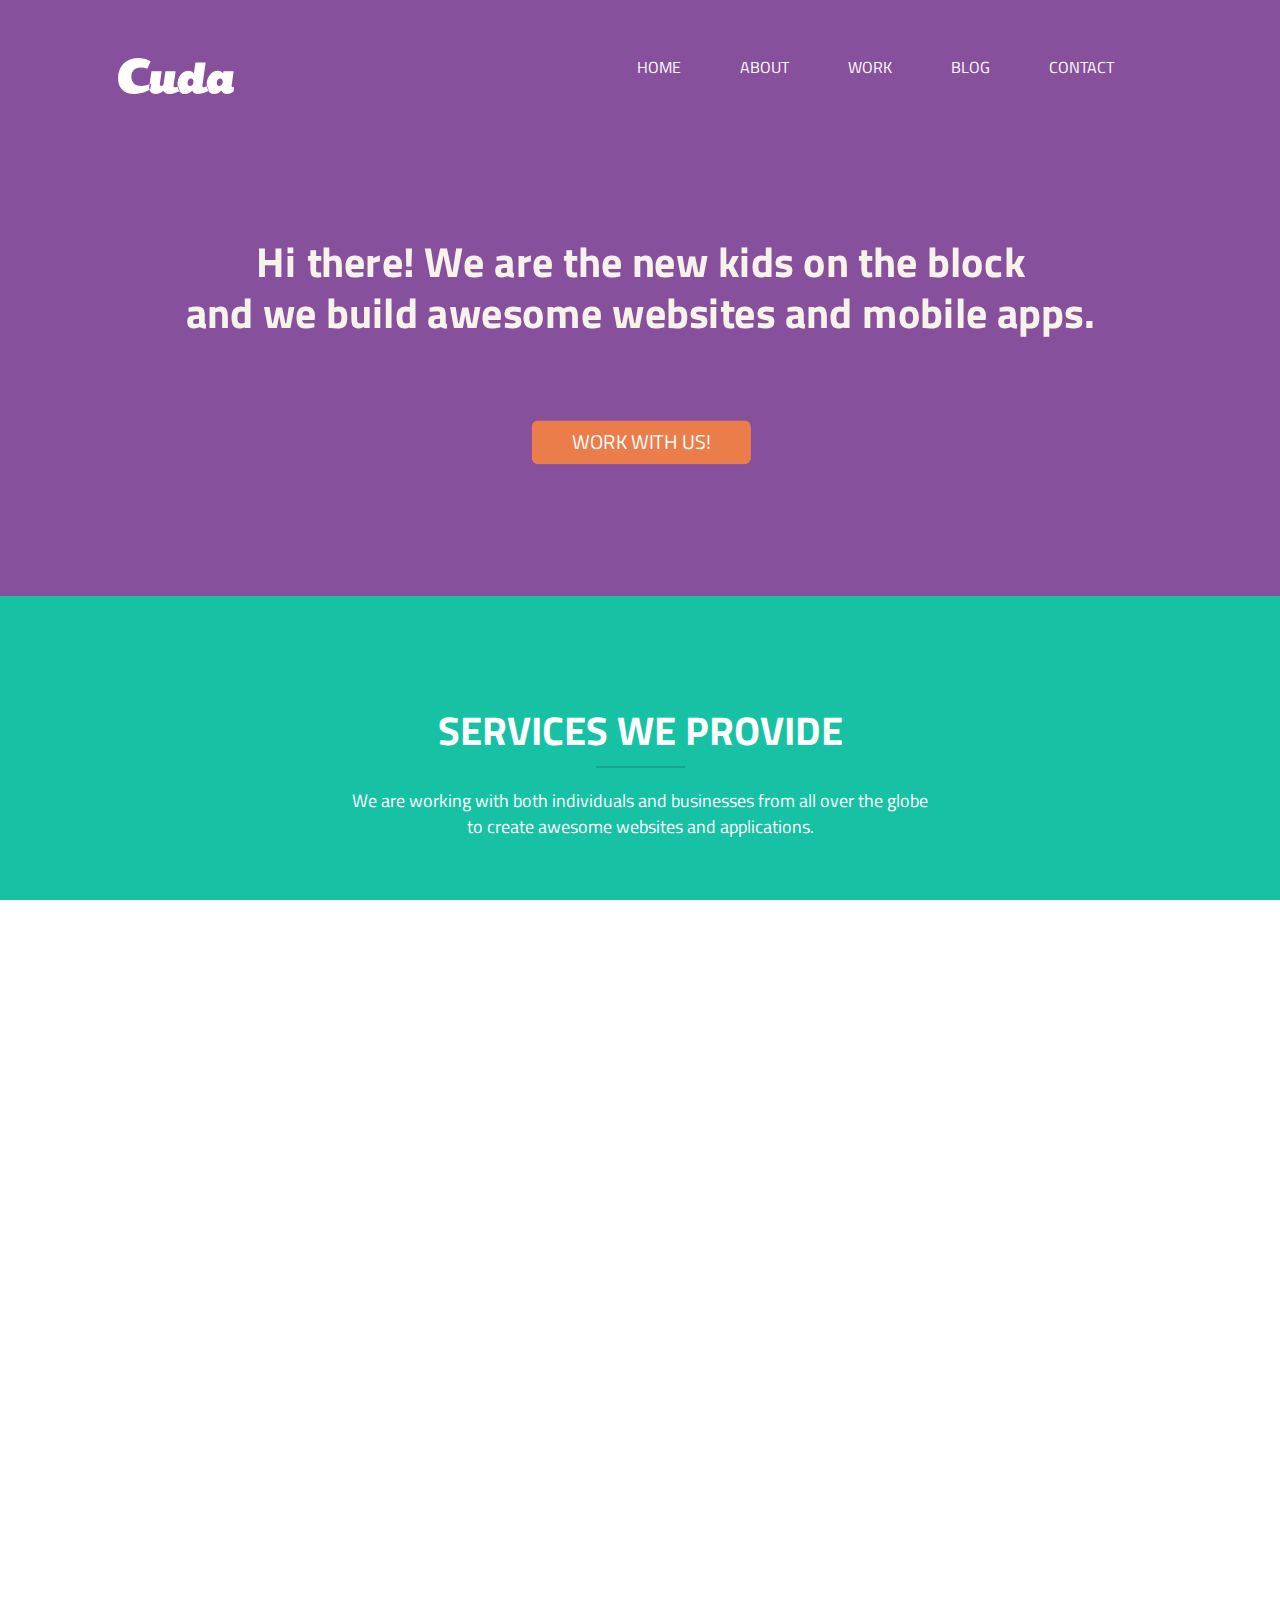
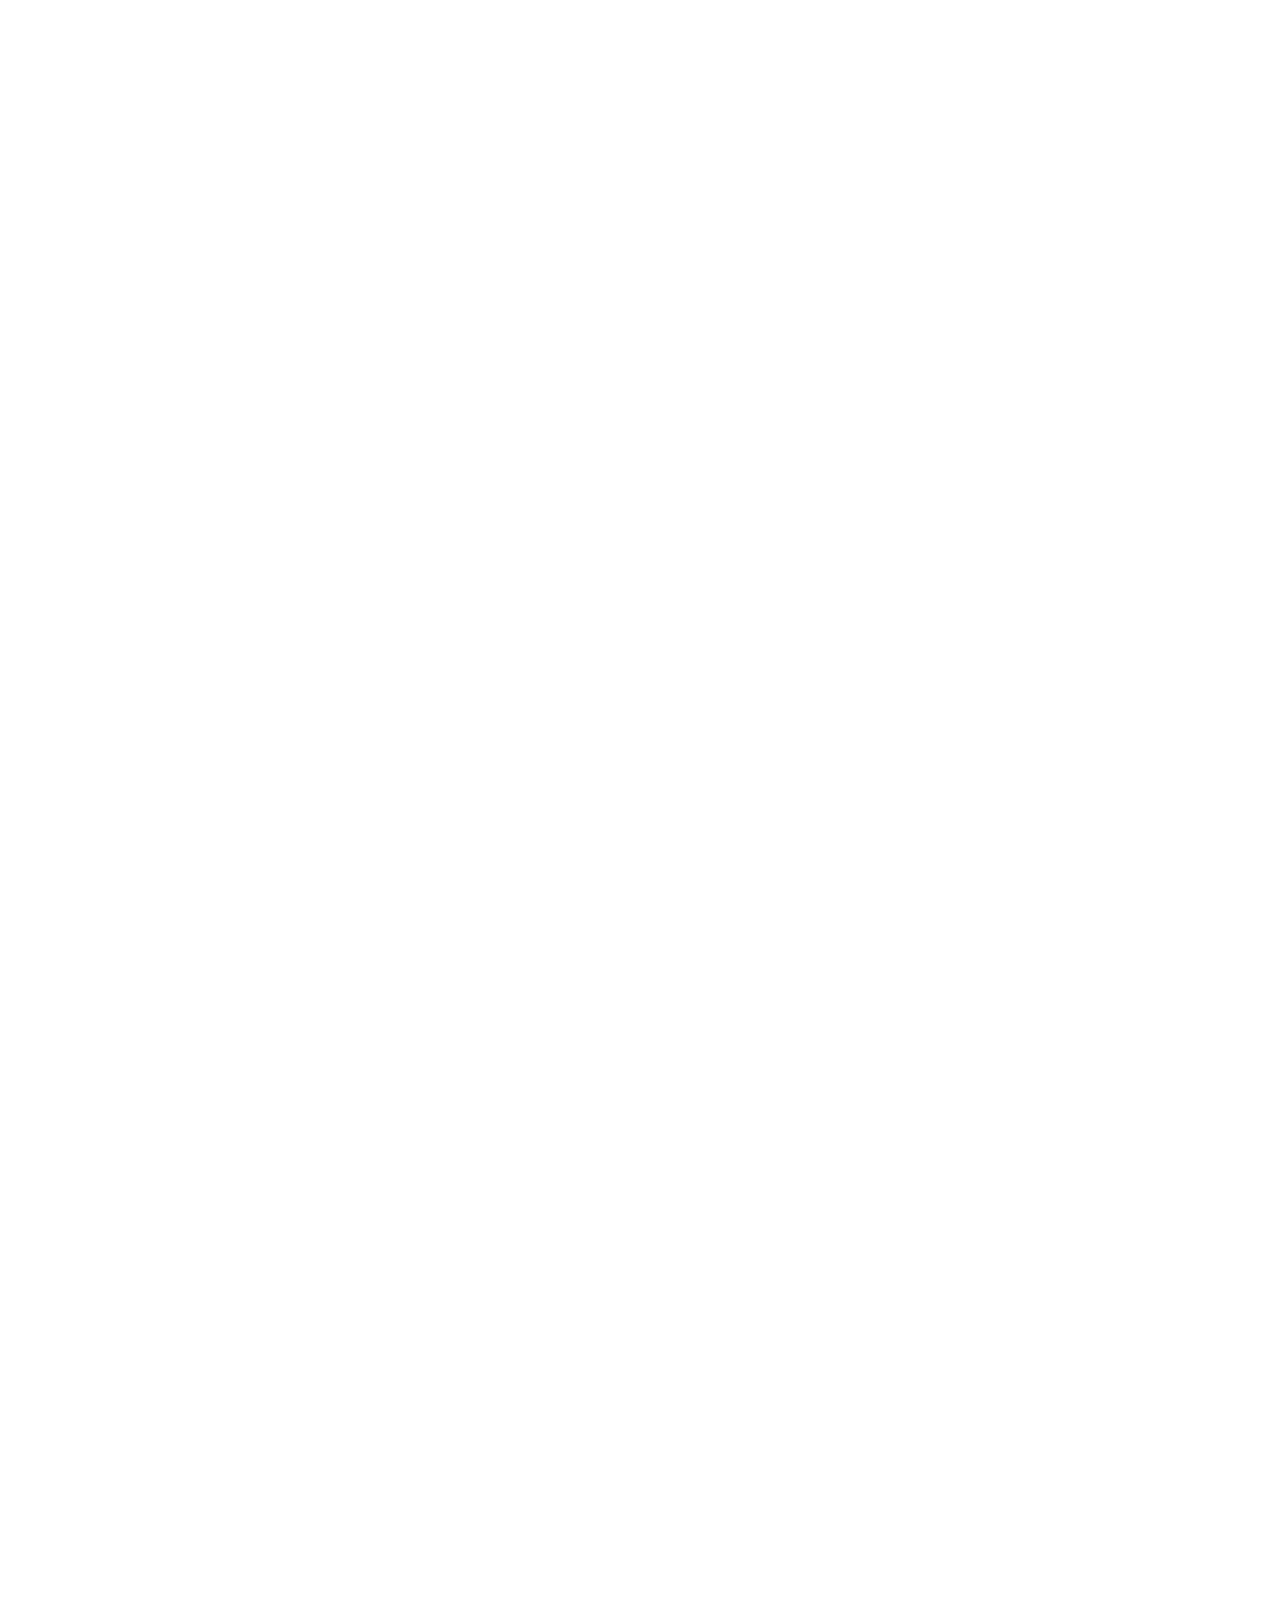
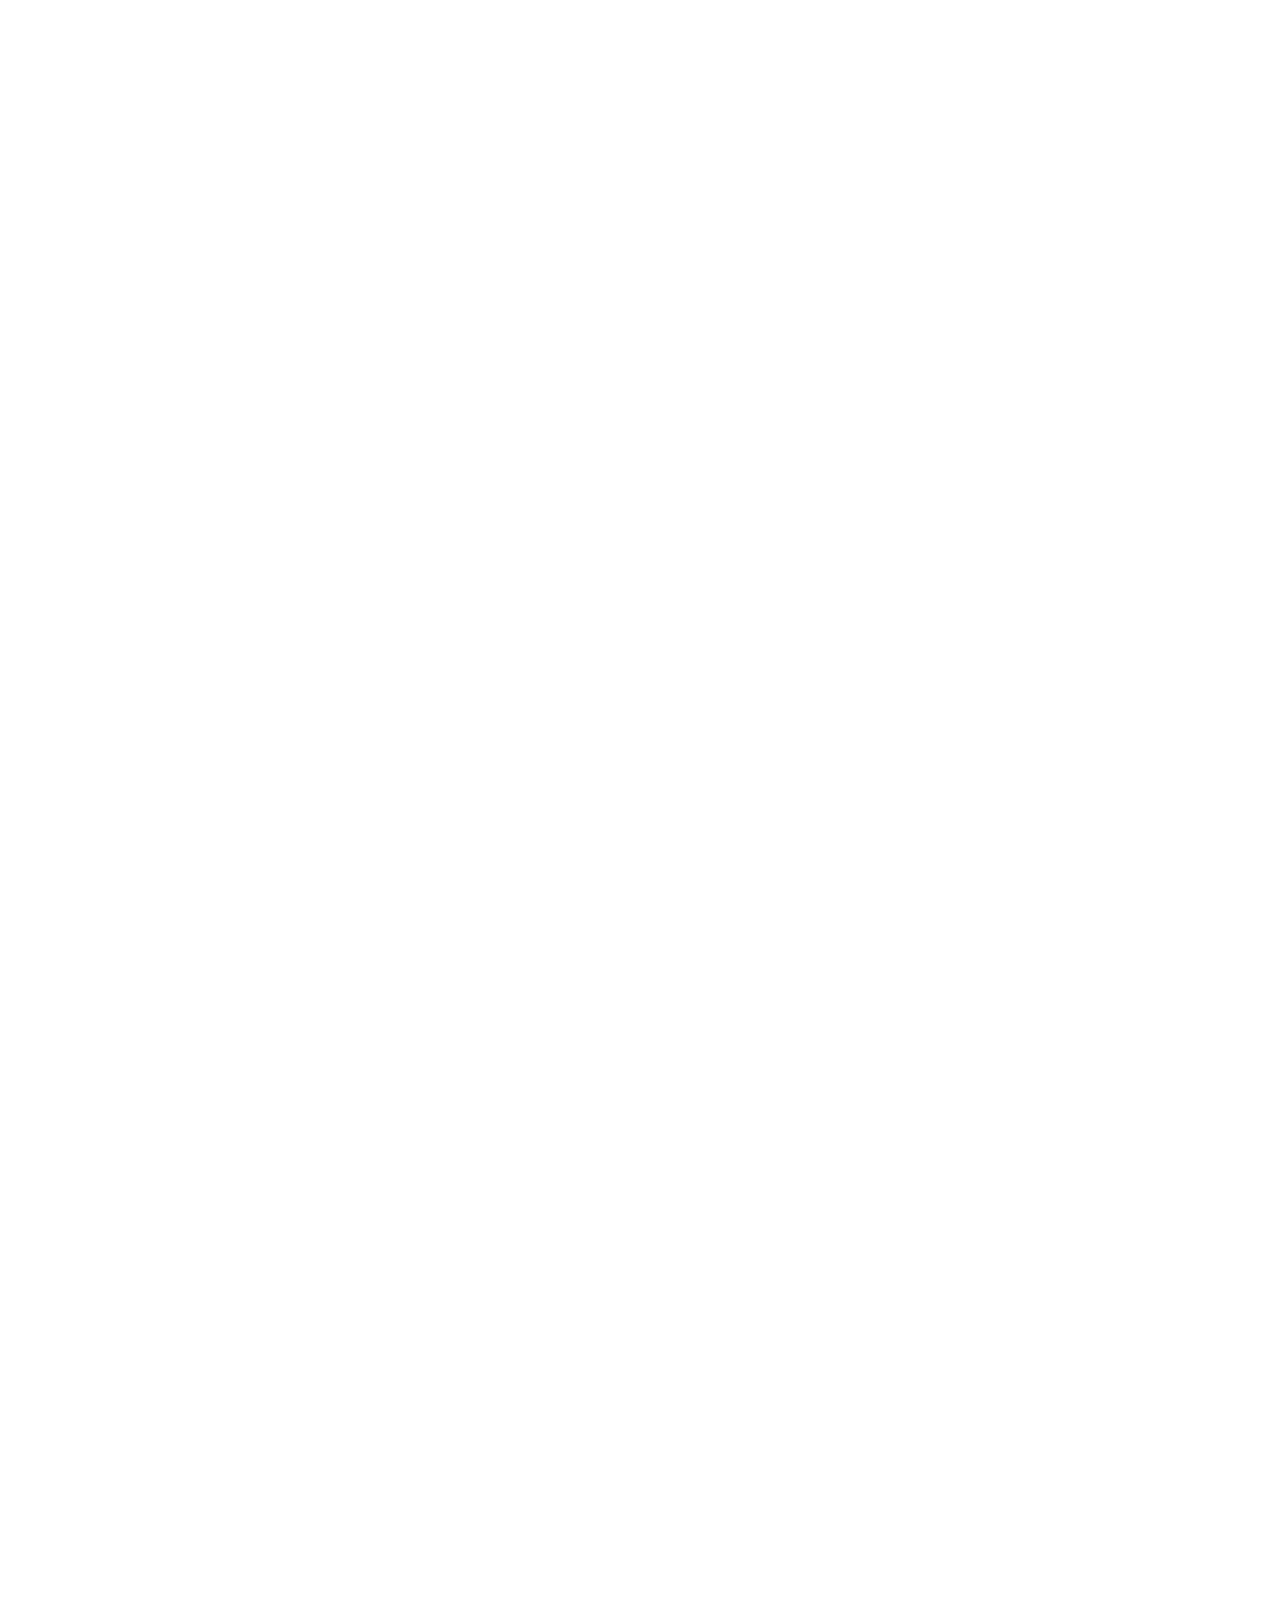
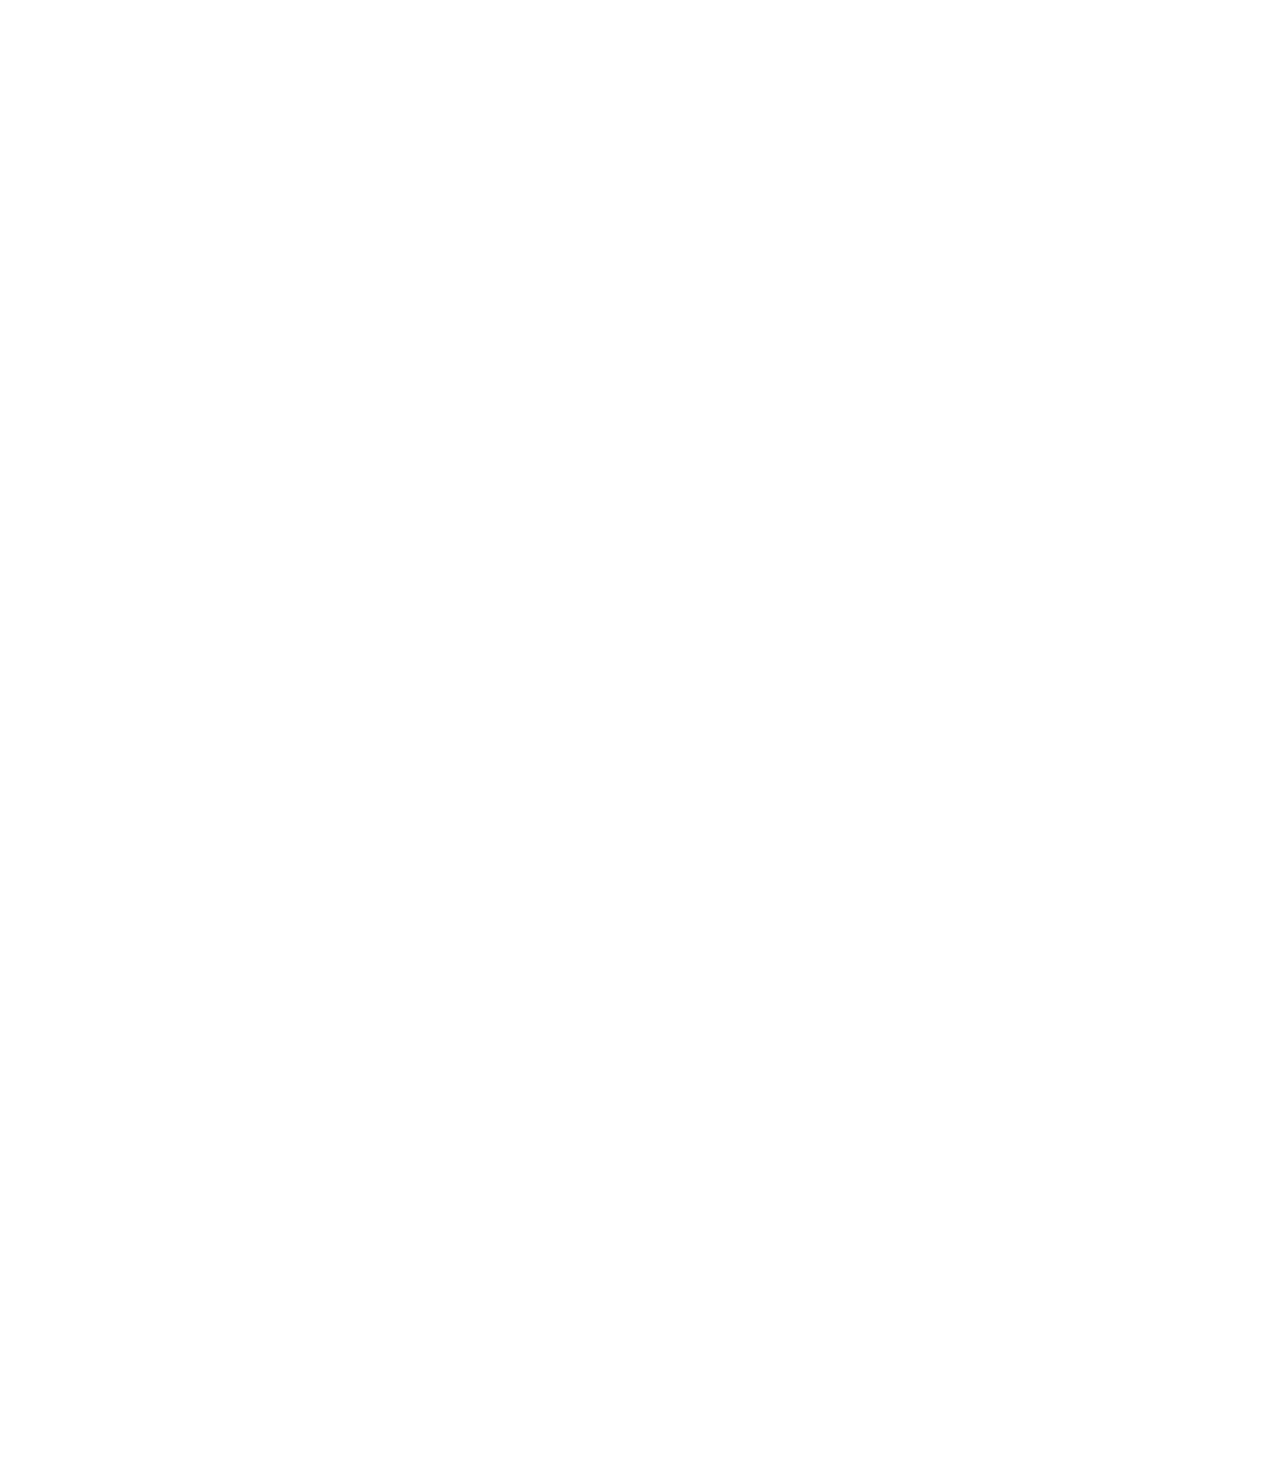
<file: Cuda/index.html>
<!DOCTYPE html>
<html lang="en">
<head>
	<meta charset="UTF-8">
	<meta name="viewport" content="width=device-width, initial-scale=1.0">
	<link rel="stylesheet" href="css/style.css">
	<link rel="stylesheet" href="css/normalize.css">
	<link rel="preconnect" href="https://fonts.googleapis.com">
	<link rel="preconnect" href="https://fonts.gstatic.com" crossorigin>
	<link href="https://fonts.googleapis.com/css2?family=Titillium+Web:ital,wght@0,300;0,400;0,600;0,700;1,400&display=swap" rel="stylesheet">
	<title>Cuda - Website For You</title>
</head>
<body>
	<header class='header'>
		<div class="header__container">
			<div class="header__inner">
				<img src="img/header/logo.svg" class="header__logo">
				<nav class="header__nav">
					<a href="#" class='header__nav__links'>HOME</a>
					<a href="#" class='header__nav__links'>ABOUT</a>
					<a href="#" class='header__nav__links'>WORK</a>
					<a href="#" class='header__nav__links'>BLOG</a>
					<a href="#" class='header__nav__links'>CONTACT</a>
				</nav>
			</div>
		</div>
		<div class="header__section-title">
				<div class="header__title">
					Hi there! We are the new kids on the block<br>and we build awesome websites and mobile apps.
				</div>
				<div class="header__subtitle">
					<button class="header__button">WORK WITH US!</button>
				</div>
			</div>
	</header>
	<!--<script type="text/javascript">
		const anchors = document.querySelectorAll('a[href*="#"]')

		for (let anchor of anchors) {
		  anchor.addEventListener('click', function (e) {
		    e.preventDefault()

		    const blockID = anchor.getAttribute('href').substr(1)

		    document.getElementById(blockID).scrollIntoView({
		      behavior: 'smooth',
		      block: 'start'
		    })
		  })
		}
	</script>-->
	<div class="main-first">
		<div class="main__container">
			<div class="main-first__title">
				SERVICES WE PROVIDE
				<hr width="87" color="#14a58c" align="center">
			</div>
			<div class="main-first__subtitle">We are working with both individuals and businesses from all over the globe<br>to create awesome websites and applications.</div>
			<div class="main-first__cards-services">
				<div class="main-first__card">
					<img src="img/main-first/svg-icons/flag.svg" alt="" class='card__icon-svg'>
					<p class="card__title">BRANDING</p>
					<p class="card__subtitle">Lorem ipsum dolor sit amet,<br>consectetuer adipiscing elit, sed diam nonummy nibh</p>
				</div>
				<div class="main-first__card">
					<img src="img/main-first/svg-icons/pen.svg" alt="" class='card__icon-svg'>
					<p class="card__title">DESIGN</p>
					<p class="card__subtitle">Sed ut perspiciatis unde<br>omnis iste natus error sit<br>voluptatem </p>
				</div>
				<div class="main-first__card">
					<img src="img/main-first/svg-icons/gears.svg" alt="" class='card__icon-svg'>
					<p class="card__title">DEVELOPMENT</p>
					<p class="card__subtitle">At vero eos et accusamus et<br>iusto odio dignissimos qui<br>blanditiis praesentium.</p>
				</div>
				<div class="main-first__card">
					<img src="img/main-first/svg-icons/rocket.svg" alt="" class='card__icon-svg'>
					<p class="card__title">ROCKET SCIENCE</p>
					<p class="card__subtitle">Et harum quidem rerum est<br>et expedita distinctio. Nam<br>libero tempore.</p>
				</div>
			</div>
		</div>
	</div>
	<div class="main-second">
		<div class="main__container">
			<div class="main-second__title">
				MEET OUR BEAUTIFUL TEAM
				<hr width="87" color="#c8d9e5" align="center">
			</div>
			<div class="main-second__subtitle">
				We are a small team of designers and developers, who help brands with big ideas.
			</div>
			<div class="main-second__cards-people">
				<div class="main-second__card">
					<img src="img/main-second/avatar-svg/base.svg" alt="">
					<p class="main-second__card-title">ANNE HATHAWAY</p>
					<p class="main-second__card-subtitle">CEO / Marketing Guru</p>
					<p class="main-second__card-description">Lorem ipsum dolor sit amet,<br>consectetuer adipiscing elit,<br>sed diam nonummy nibh<br>euismod tincidunt ut laoreet<br>dolore magna.</p>
					<div class="main-second__cards-social-svg">
						<img src="img/main-second/icons-svg/fb.svg" alt="" class='card-social-icon-link'>
						<img src="img/main-second/icons-svg/tw.svg" alt="" class='card-social-icon-link'>
						<img src="img/main-second/icons-svg/in.svg" alt="" class='card-social-icon-link'>
						<img src="img/main-second/icons-svg/mail.svg" alt="" class='card-social-icon-link'>
					</div>
				</div>
				<div class="main-second__card">
					<img src="img/main-second/avatar-svg/base.svg" alt="">
					<p class="main-second__card-title">Kate Upton</p>
					<p class="main-second__card-subtitle">Creative Director</p>
					<p class="main-second__card-description">Duis aute irure dolor in in<br>voluptate velit esse cillum<br>dolore fugiat nulla pariatur.<br>Excepteur sint occaecat non<br>diam proident.</p>
					<div class="main-second__cards-social-svg">
						<img src="img/main-second/icons-svg/tw.svg" alt="" class='card-social-icon-link'>
						<img src="img/main-second/icons-svg/in.svg" alt="" class='card-social-icon-link'>
						<img src="img/main-second/icons-svg/mail.svg" alt="" class='card-social-icon-link'>
					</div>
				</div>
				<div class="main-second__card">
					<img src="img/main-second/avatar-svg/base.svg" alt="">
					<p class="main-second__card-title">Olivia Wilde</p>
					<p class="main-second__card-subtitle">Lead Designer</p>
					<p class="main-second__card-description">Nemo enim ipsam voluptas<br>sit aspernatur aut odit aut<br> fugit, sed quia consequuntur<br>magni dolores eos qui ratione<br>voluptatem nesciunt.</p>
					<div class="main-second__cards-social-svg">
						<img src="img/main-second/icons-svg/fb.svg" alt="" class='card-social-icon-link'>
						<img src="img/main-second/icons-svg/tw.svg" alt="" class='card-social-icon-link'>
						<img src="img/main-second/icons-svg/in.svg" alt="" class='card-social-icon-link'>
						<img src="img/main-second/icons-svg/mail.svg" alt="" class='card-social-icon-link'>
					</div>
				</div>
				<div class="main-second__card">
					<img src="img/main-second/avatar-svg/base.svg" alt="">
					<p class="main-second__card-title">Ashley Greene</p>
					<p class="main-second__card-subtitle">SEO / Developer</p>
					<p class="main-second__card-description">Sed ut perspiciatis unde<br>omnis iste natus error sit<br>voluptatem accusantium<br>doloremque laudantium,<br>totam rem aperiam.</p>
					<div class="main-second__cards-social-svg">
						<img src="img/main-second/icons-svg/fb.svg" alt="" class='card-social-icon-link'>
						<img src="img/main-second/icons-svg/tw.svg" alt="" class='card-social-icon-link'>
						<img src="img/main-second/icons-svg/mail.svg" alt="" class='card-social-icon-link'>
					</div>
				</div>
			</div>
		</div>
	</div>
	<div class="main-three">
		<div class="main__container">
			<div class="main-three__title">
				WE GOT SKILLS!
				<hr width="87" color="#c8d9e5" align="center">
			</div>
			<div class="main-three__subtitle">
				Lorem ipsum dolor sit amet, consectetur adipisicing elit, sed do eiusmod<br>tempor incididunt ut labore et dolore magna aliqua.
			</div>
			<div class="main-three__diagrams">
				<div class="main-three__diagramm-card">
					<img src="img/main-three/diagramma-svg/progress1.svg" alt="" class="diagramma-svg__img">
					<p class="diagramm__title">Web Design</p>
				</div>
				<div class="main-three__diagramm-card">
					<img src="img/main-three/diagramma-svg/progress2.svg" alt="" class="diagramma-svg__img">
					<p class="diagramm__title">HTML / CSS</p>
				</div>
				<div class="main-three__diagramm-card">
					<img src="img/main-three/diagramma-svg/progress3.svg" alt="" class="diagramma-svg__img">
					<p class="diagramm__title">GRAPHIC DESIGN</p>
				</div>
				<div class="main-three__diagramm-card">
					<img src="img/main-three/diagramma-svg/progress4.svg" alt="" class="diagramma-svg__img">
					<p class="diagramm__title">UI / UX</p>
				</div>
			</div>
		</div>
	</div>
	<div class="main-four">
		<div class="main-four__container">
			<div class="main-four__title">
				OUR PORTFOLIO
				<hr width="87" color="#e5c37f" align="center">
			</div>
			<div class="main-four__subtitle">
				Neque porro quisquam est, qui dolorem ipsum quia dolor sit amet<br>consectetur, adipisci velit, sed quia non numquam
			</div>
			<div class="main-four__buttons-options">
				<button class="button-select">ALL</button>
				<button class="button-select">WEB</button>
				<button class="button-select">APPS</button>
				<button class="button-select">ICONS</button>
			</div>
			<div class="main-four__cards">
				<div class="main-four__card-select">
					<img src="img/main-four/icons-desktop/1.svg" alt="" width='540' height="310" class="notebook-svg">
					<p class="main-four__card-title">Isometric Perspective Mock-Up</p>
				</div>
				<div class="main-four__card-select">
					<img src="img/main-four/icons-desktop/2.svg" alt="" width='540' height="310" class="notebook-svg">
					<p class="main-four__card-title">Time Zone App UI</p>
				</div>
				<div class="main-four__card-select">
					<img src="img/main-four/icons-desktop/3.svg" alt="" width='540' height="310" class="notebook-svg">
					<p class="main-four__card-title">Viro Media Players UI</p>
				</div>
				<div class="main-four__card-select">
					<img src="img/main-four/icons-desktop/4.svg" width='540' height="310" alt="" class="notebook-svg">
					<p class="main-four__card-title">Blog / Magazine Flat UI Kit</p>
				</div>
			</div>
			<button class="button-load-more">LOAD MORE PROJECTS</button>
		</div>
	</div>
	<div class="main-five">
		<div class="main-five__container">
			<div class="main-five__title">
				WHAT POEPLE SAY ABOUT US
				<hr width="87" color="#8c0038" align="center">
			</div>
			<div class="main-five__subtitle">
				Our clients love us!
			</div>
			<div class="main-five__cards">
				<div class="card__select">
					<img src="img/main-second/avatar-svg/base.svg" alt="" width="96" height="96" align="left" class='main-five__img'>
					<div class="main-five__card-description">
						“Nullam dapibus blandit orci, viverra<br>gravida dui lobortis eget. Maecenas<br>fringilla urna eu nisl scelerisque.”
					</div>
					<div class="main-five__card__title-subtitle">
						<div class="main-five__card-title">CHANEL IMAN</div>
						<div class="main-five__card-subtitle">CEO of Pinterest</div>
					</div>
				</div>
				<div class="card__select">
					<img src="img/main-second/avatar-svg/base.svg" alt="" width="96" height="96" align="left" class='main-five__img'>
					<div class="main-five__card-description">
						“Vivamus luctus urna sed urna ultricies<br>ac tempor dui sagittis. In condimentum<br>facilisis porta.”
					</div>
					<div class="main-five__card__title-subtitle">
						<div class="main-five__card-title">ADRIANA LIMA</div>
						<div class="main-five__card-subtitle">Founder of Instagram</div>
					</div>
				</div>
				<div class="card__select">
					<img src="img/main-second/avatar-svg/base.svg" alt="" width="96" height="96" align="left" class='main-five__img'>
					<div class="main-five__card-description">
						“Vivamus luctus urna sed urna ultricies<br>ac tempor dui sagittis. In condimentum<br>facilisis porta.”
					</div>
					<div class="main-five__card__title-subtitle">
						<div class="main-five__card-title">ANNE HATHAWAY</div>
						<div class="main-five__card-subtitle">Lead Designer at Behance</div>
					</div>
				</div>
				<div class="card__select">
					<img src="img/main-second/avatar-svg/base.svg" alt="" width="96" height="96" align="left" class='main-five__img'>
					<div class="main-five__card-description">
						“Phasellus non purus vel arcu tempor<br>commodo. Fusce semper, purus vel luctus<br>molestie, risus sem cursus neque.”
					</div>
					<div class="main-five__card__title-subtitle">
						<div class="main-five__card-title">EMMA STONE</div>
						<div class="main-five__card-subtitle">Co-Founder of Shazam</div>
					</div>
				</div>
			</div>
		</div>
	</div>
	<div class="main-six">
		<div class="main-six__container">
			<div class="main-six__title">
				GET IN TOUCH
				<hr width="87" color="#273a71" align="center">
			</div>
			<div class="main-six__subtitle">
				1600 Pennsylvania Ave NW, Washington, DC 20500, United States of America. Tel: (202) 456-1111
			</div>
			<div class="main-six__input-name-email">
				<input type="text" name="name" placeholder="Your Name*" class="main-six__input-name">
				<input type="text" name="email" placeholder="Your Email*" class="main-six__input-email">
			</div>
			<textarea name="message" cols="50" rows="10" class="main-six__textarea" placeholder="Your Message*"></textarea>
			<button class="button-send-message">SEND MESSAGE</button>
		</div>
	</div>
	<div class="footer">
		<div class="footer__container">
			<div class="footer__links">
				<a href="#" class="footer__link-action">Facebook</a>
				<a href="#" class="footer__link-action">Twitter</a>
				<a href="#" class="footer__link-action">Google+</a>
				<a href="#" class="footer__link-action">LinkedIn</a>
				<a href="#" class="footer__link-action">Behance</a>
				<a href="#" class="footer__link-action">Dribbble</a>
				<a href="#" class="footer__link-action">GitHub</a>
			</div>
		</div>
	</div>
</body>
</html>
</file>
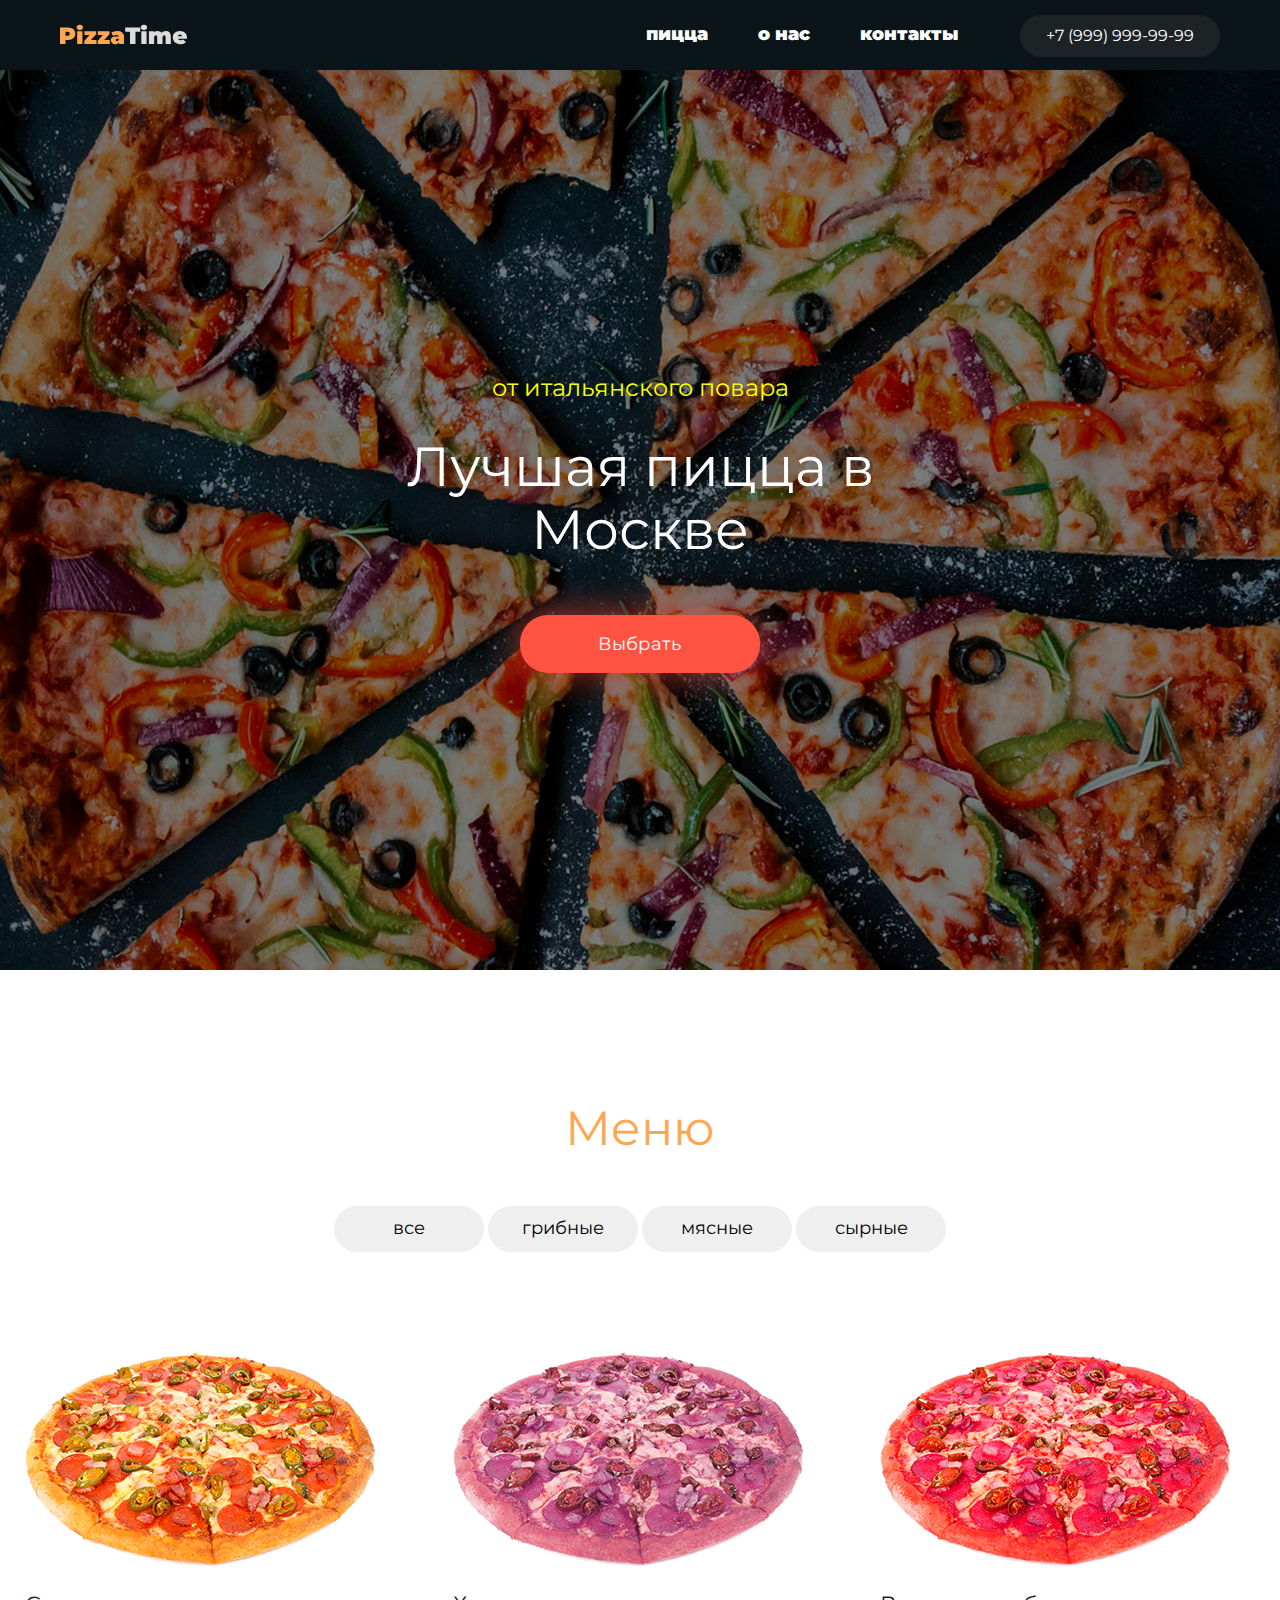
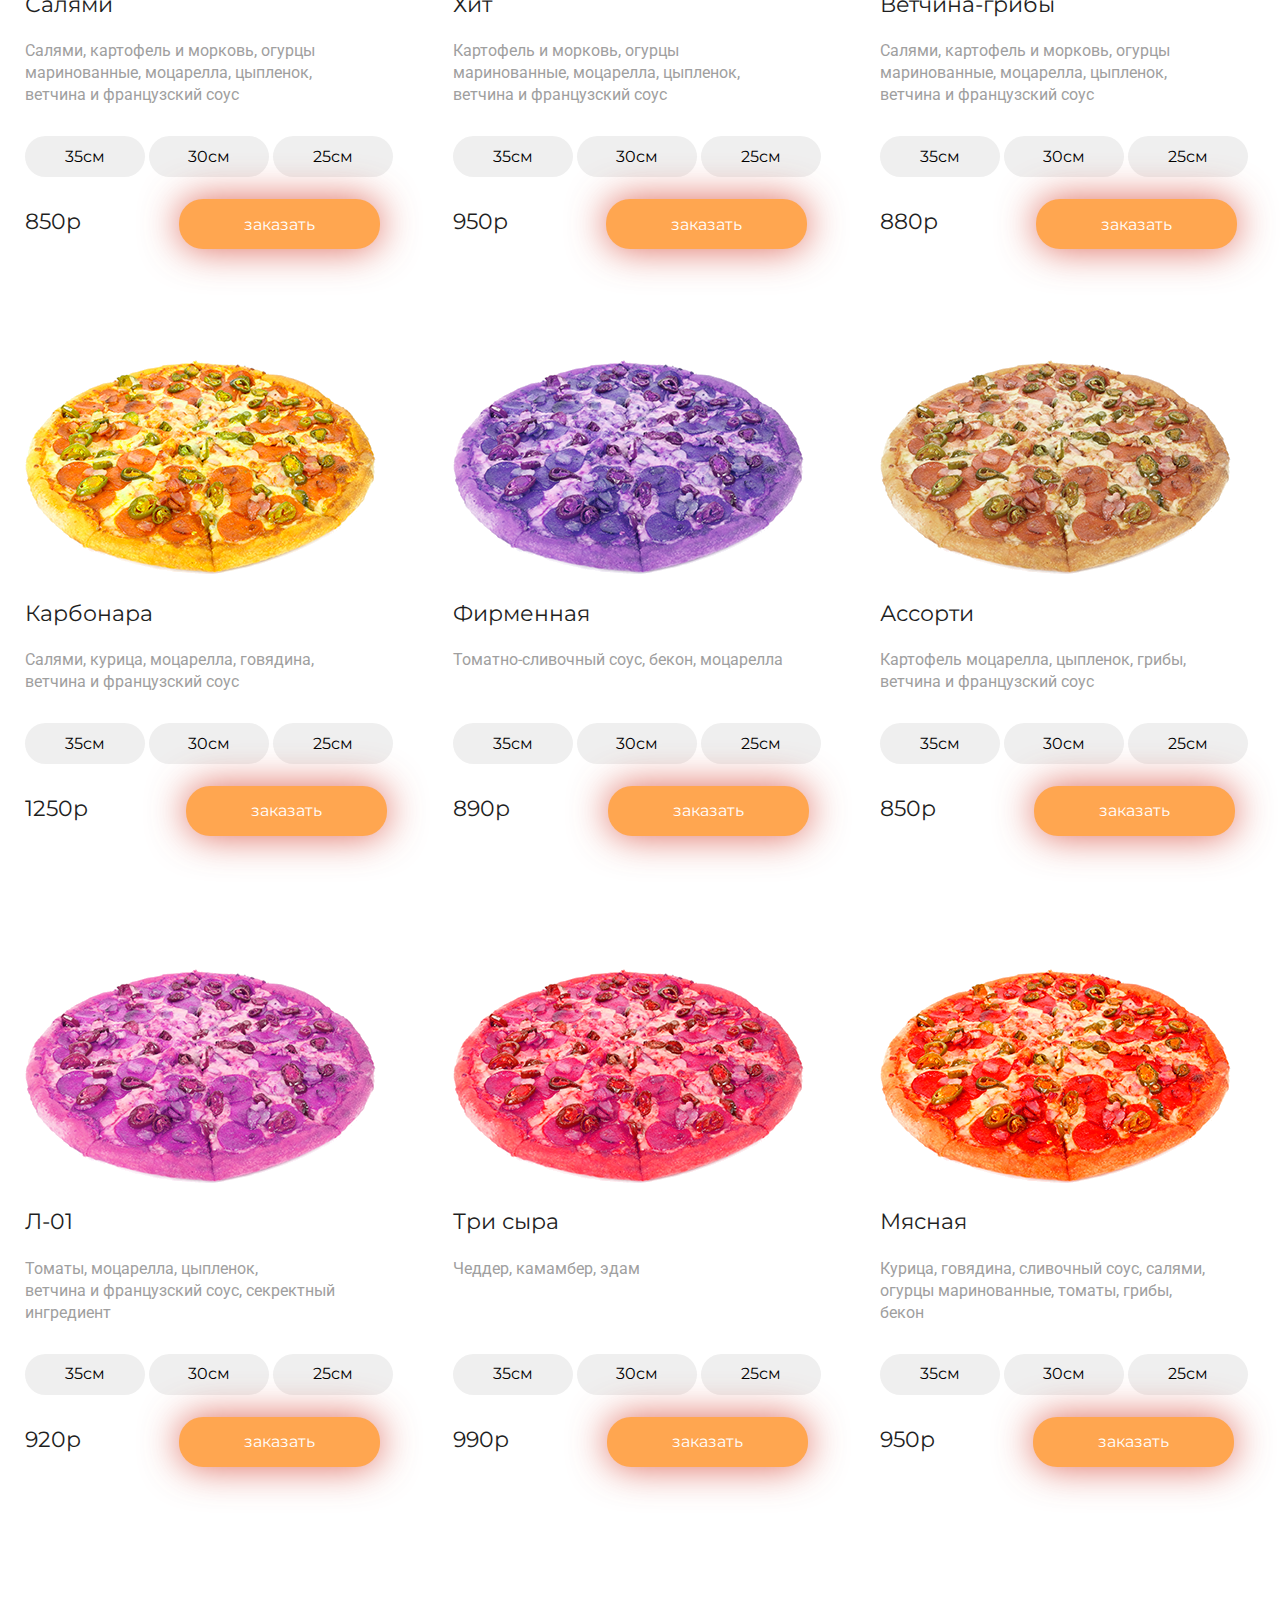
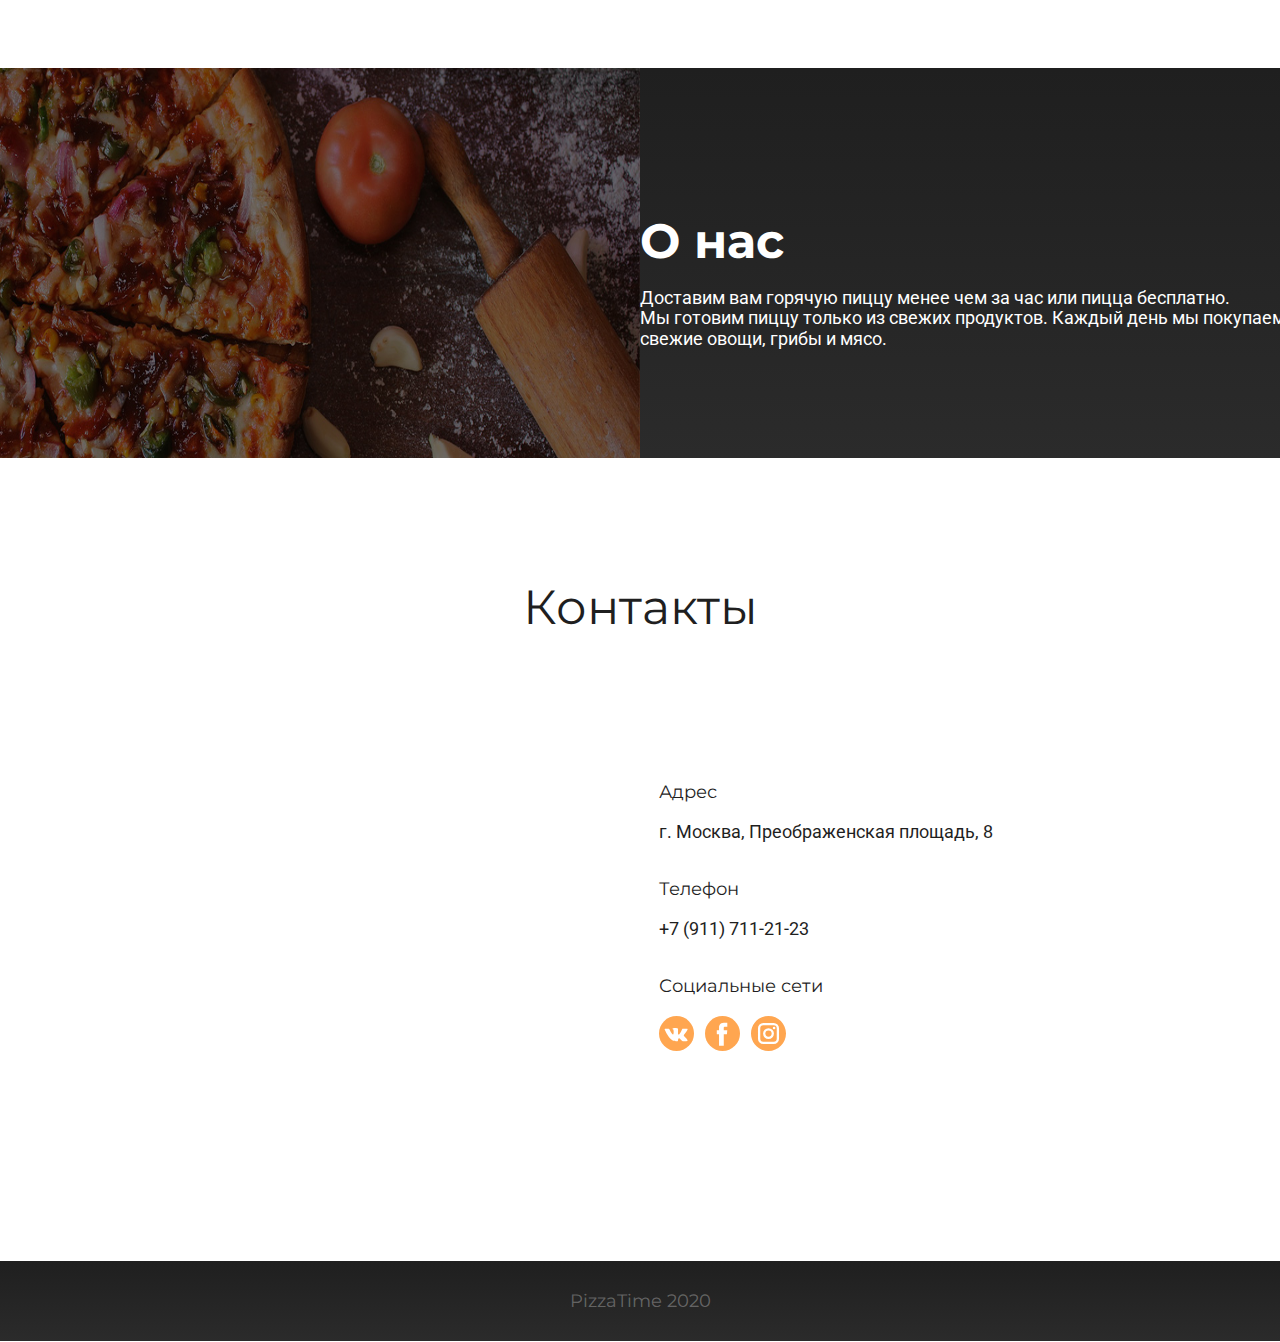
<file: PizzaTime/index.html>
<!DOCTYPE html>
<html lang="ru">
<head>
	<meta charset="UTF-8">
	<meta name="viewport" content="width=device-width, initial-scale=1.0">
	<link rel="stylesheet" type="text/css" href="css/style.css">
	<link rel="stylesheet" type="text/css" href="css/normalize.css">
	<link rel="preconnect" href="https://fonts.googleapis.com">
	<link rel="preconnect" href="https://fonts.gstatic.com" crossorigin>
	<link href="https://fonts.googleapis.com/css2?family=Montserrat:wght@900&family=Roboto:wght@300&display=swap" rel="stylesheet">
	<title>PizzaTime</title>
</head>
<body>
	<div class="header">
		<div class="header__inner">
			<div class="container">
				<div class="header__bar">
					<a href='index.html'><img src="img/header/logo1.svg" class='header__img__logo' alt="" width="127" height="21"></a>
					<nav class="header__nav">
						<ul class="nav__ul">
							<li class="nav__li">
								<a href="#nav-into-page1" class="nav__links">пицца</a>
							</li>
							<li class="nav__li">
								<a href="#nav-into-page2" class="nav__links">о нас</a>
							</li>
							<li class="nav__li">
								<a href="#nav-into-page3" class="nav__links">контакты</a>
							</li>
						</ul>
					</nav>
					<button class="header__telephone">
						<a class="header__telephone__number">+7 (999) 999-99-99</a>
					</button>
				</div>
			</div>
		</div>
	</div>

	<div class="section-top">
		<div class="section-top__container">
			<p class='section-top__subtitle'>от итальянского повара</p>
			<p class='section-top__title'>Лучшая пицца в Москве</p>
			<button class='section-top__button' type="button">Выбрать</button>
		</div>
	</div>
	<div class="main-menu" id="nav-into-page1">
		<div class="main-menu__title__buttons">
			<p class="main-menu__title">Меню</p>
			<div class="main-menu__buttons">
				<button class="main-menu__btn" type='button'>все</button>
				<button class="main-menu__btn" type='button'>грибные</button>
				<button class="main-menu__btn" type='button'>мясные</button>
				<button class="main-menu__btn" type='button'>сырные</button>
			</div>
		</div>
		<div class="main-menu__pizza-cards">
			<div class="main-menu__pizza-cards__container">
				<div class="first_card">
					<img src="img/main-menu/pizza-prewiew/1.png" alt="">
					<p class= 'pizza-cards__title'>Салями</p>
					<p class="pizza-cards__subtitle">Салями, картофель и морковь, огурцы<br> маринованные, моцарелла, цыпленок,<br>ветчина и французский соус </p>
					<button class="pizza-cards__buttons">35см</button>
					<button class="pizza-cards__buttons">30см</button>
					<button class="pizza-cards__buttons">25см</button>
					<p class="pizza-cards__price">
						850р
						<button class="pizza-cards__button-order">заказать</button>
					</p>
				</div>
				<div class="second_card">
					<img src="img/main-menu/pizza-prewiew/2.png" alt="">
					<p class= 'pizza-cards__title'>Хит</p>
					<p class="pizza-cards__subtitle">Картофель и морковь, огурцы<br> маринованные, моцарелла, цыпленок,<br> ветчина и французский соус</p>
					<button class="pizza-cards__buttons">35см</button>
					<button class="pizza-cards__buttons">30см</button>
					<button class="pizza-cards__buttons">25см</button>
					<p class="pizza-cards__price">
						950р
						<button class="pizza-cards__button-order">заказать</button>
					</p>
				</div>
				<div class="third_card">
					<img src="img/main-menu/pizza-prewiew/3.png" alt="">
					<p class= 'pizza-cards__title'>Ветчина-грибы</p>
					<p class="pizza-cards__subtitle">Салями, картофель и морковь, огурцы<br>маринованные, моцарелла, цыпленок,<br>ветчина и французский соус </p>
					<button class="pizza-cards__buttons">35см</button>
					<button class="pizza-cards__buttons">30см</button>
					<button class="pizza-cards__buttons">25см</button>
					<p class="pizza-cards__price">
						880р
						<button class="pizza-cards__button-order">заказать</button>
					</p>
				</div>
				<div class="four_card">
					<img src="img/main-menu/pizza-prewiew/4.png" alt="">
					<p class= 'pizza-cards__title'>Карбонара</p>
					<p class="pizza-cards__subtitle">Салями, курица, моцарелла, говядина,<br>ветчина и французский соус</p>
					<button class="pizza-cards__buttons">35см</button>
					<button class="pizza-cards__buttons">30см</button>
					<button class="pizza-cards__buttons">25см</button>
					<p class="pizza-cards__price">
						1250р
						<button class="pizza-cards__button-order">заказать</button>
					</p>
				</div>
				<div class="five_card">
					<img src="img/main-menu/pizza-prewiew/5.png" alt="">
					<p class= 'pizza-cards__title'>Фирменная</p>
					<p class="pizza-cards__subtitle">Томатно-сливочный соус, бекон, моцарелла<br><br></p>
					<button class="pizza-cards__buttons">35см</button>
					<button class="pizza-cards__buttons">30см</button>
					<button class="pizza-cards__buttons">25см</button>
					<p class="pizza-cards__price">
						890р
						<button class="pizza-cards__button-order">заказать</button>
					</p>
				</div>
				<div class="six_card">
					<img src="img/main-menu/pizza-prewiew/6.png" alt="">
					<p class= 'pizza-cards__title'>Ассорти</p>
					<p class="pizza-cards__subtitle">Картофель моцарелла, цыпленок, грибы,<br>ветчина и французский соус </p>
					<button class="pizza-cards__buttons">35см</button>
					<button class="pizza-cards__buttons">30см</button>
					<button class="pizza-cards__buttons">25см</button>
					<p class="pizza-cards__price">
						850р
						<button class="pizza-cards__button-order">заказать</button>
					</p>
				</div>
				<div class="seven_card">
					<img src="img/main-menu/pizza-prewiew/7.png" alt="">
					<p class= 'pizza-cards__title'>Л-01</p>
					<p class="pizza-cards__subtitle">Томаты, моцарелла, цыпленок,<br>ветчина и французский соус, секректный<br> ингредиент </p>
					<button class="pizza-cards__buttons">35см</button>
					<button class="pizza-cards__buttons">30см</button>
					<button class="pizza-cards__buttons">25см</button>
					<p class="pizza-cards__price">
						920р
						<button class="pizza-cards__button-order">заказать</button>
					</p>
				</div>
				<div class="eight_card">
					<img src="img/main-menu/pizza-prewiew/8.png" alt="">
					<p class= 'pizza-cards__title'>Три сыра</p>
					<p class="pizza-cards__subtitle">Чеддер, камамбер, эдам<br><br><br></p>
					<button class="pizza-cards__buttons">35см</button>
					<button class="pizza-cards__buttons">30см</button>
					<button class="pizza-cards__buttons">25см</button>
					<p class="pizza-cards__price">
						990р
						<button class="pizza-cards__button-order">заказать</button>
					</p>
				</div>
				<div class="nine_card">
					<img src="img/main-menu/pizza-prewiew/9.png" alt="">
					<p class= 'pizza-cards__title'>Мясная</p>
					<p class="pizza-cards__subtitle">Курица, говядина, сливочный соус, салями,<br>огурцы маринованные, томаты, грибы,<br>бекон</p>
					<button class="pizza-cards__buttons">35см</button>
					<button class="pizza-cards__buttons">30см</button>
					<button class="pizza-cards__buttons">25см</button>
					<p class="pizza-cards__price">
						950р
						<button class="pizza-cards__button-order">заказать</button>
					</p>
				</div>
			</div>
		</div>
	</div>
	<div class="section__about-us" id="nav-into-page2">
		<img src="img/about-us/bg.jpg" alt="" width="50%">
		<div class="about-us__right-part">
			<div class="about-us__container">
				<h1 class="about-us__right-part__title">О нас</h1>
				<p class="about-us__right-part__subtitle">Доставим вам горячую пиццу менее чем за час или пицца бесплатно.<br>Мы готовим пиццу только из свежих продуктов. Каждый день мы покупаем свежие овощи, грибы и мясо.</p>
			</div>
		</div>
	</div>
	<div class="section__contacts" id="nav-into-page3">
		<p class="contacts__title">Контакты</p>
		<div class="contacts__container">
			<div class="contacts__information">
				<iframe src="https://www.google.com/maps/embed?pb=!1m18!1m12!1m3!1d16851.45109248297!2d56.39601525!3d58.13283599999999!2m3!1f0!2f0!3f0!3m2!1i1024!2i768!4f13.1!3m3!1m2!1s0x43e8dabb26e7d83f%3A0x37f781ae72c7fcc7!2z0JPQsNC70LDQvNCw0YDRgg!5e0!3m2!1sru!2sru!4v1632760238710!5m2!1sru!2sru" width="560" height="450" style="border:0;" allowfullscreen="" loading="lazy" class="contacts__map"></iframe>
				<div class="contacts__phone-adress-social">
					<div class="contacts__adress">
						<p class="adress__title">Адрес</p>
						<p class="adress__subtitle">г. Москва, Преображенская площадь, 8</p>
					</div>
					<div class="contacts__telephone">
						<p class="telephone__title">Телефон</p>
						<p class="telephone__subtitle">+7 (911) 711-21-23</p>
					</div>
					<div class="contacts__social">
						<p class="social__title">Социальные сети</p>
						<div class="social__icons">
							<a href="https://vk.com/"><img src="img/section-contacts/social-svg/vk.svg" class='icons__svg' alt=""></a>
							<a href="https://facebook.com/"><img src="img/section-contacts/social-svg/facebook.svg" class='icons__svg' alt=""></a>
							<a href="https://instagram.com/"><img src="img/section-contacts/social-svg/instagram.svg" class='icons__svg' alt=""></a>
						</div>
					</div>
				</div>
			</div>
		</div>
	</div>
	<div class="footer">
		<p class="footer__title">PizzaTime 2020</p>
	</div>
</body>
</html>
</file>
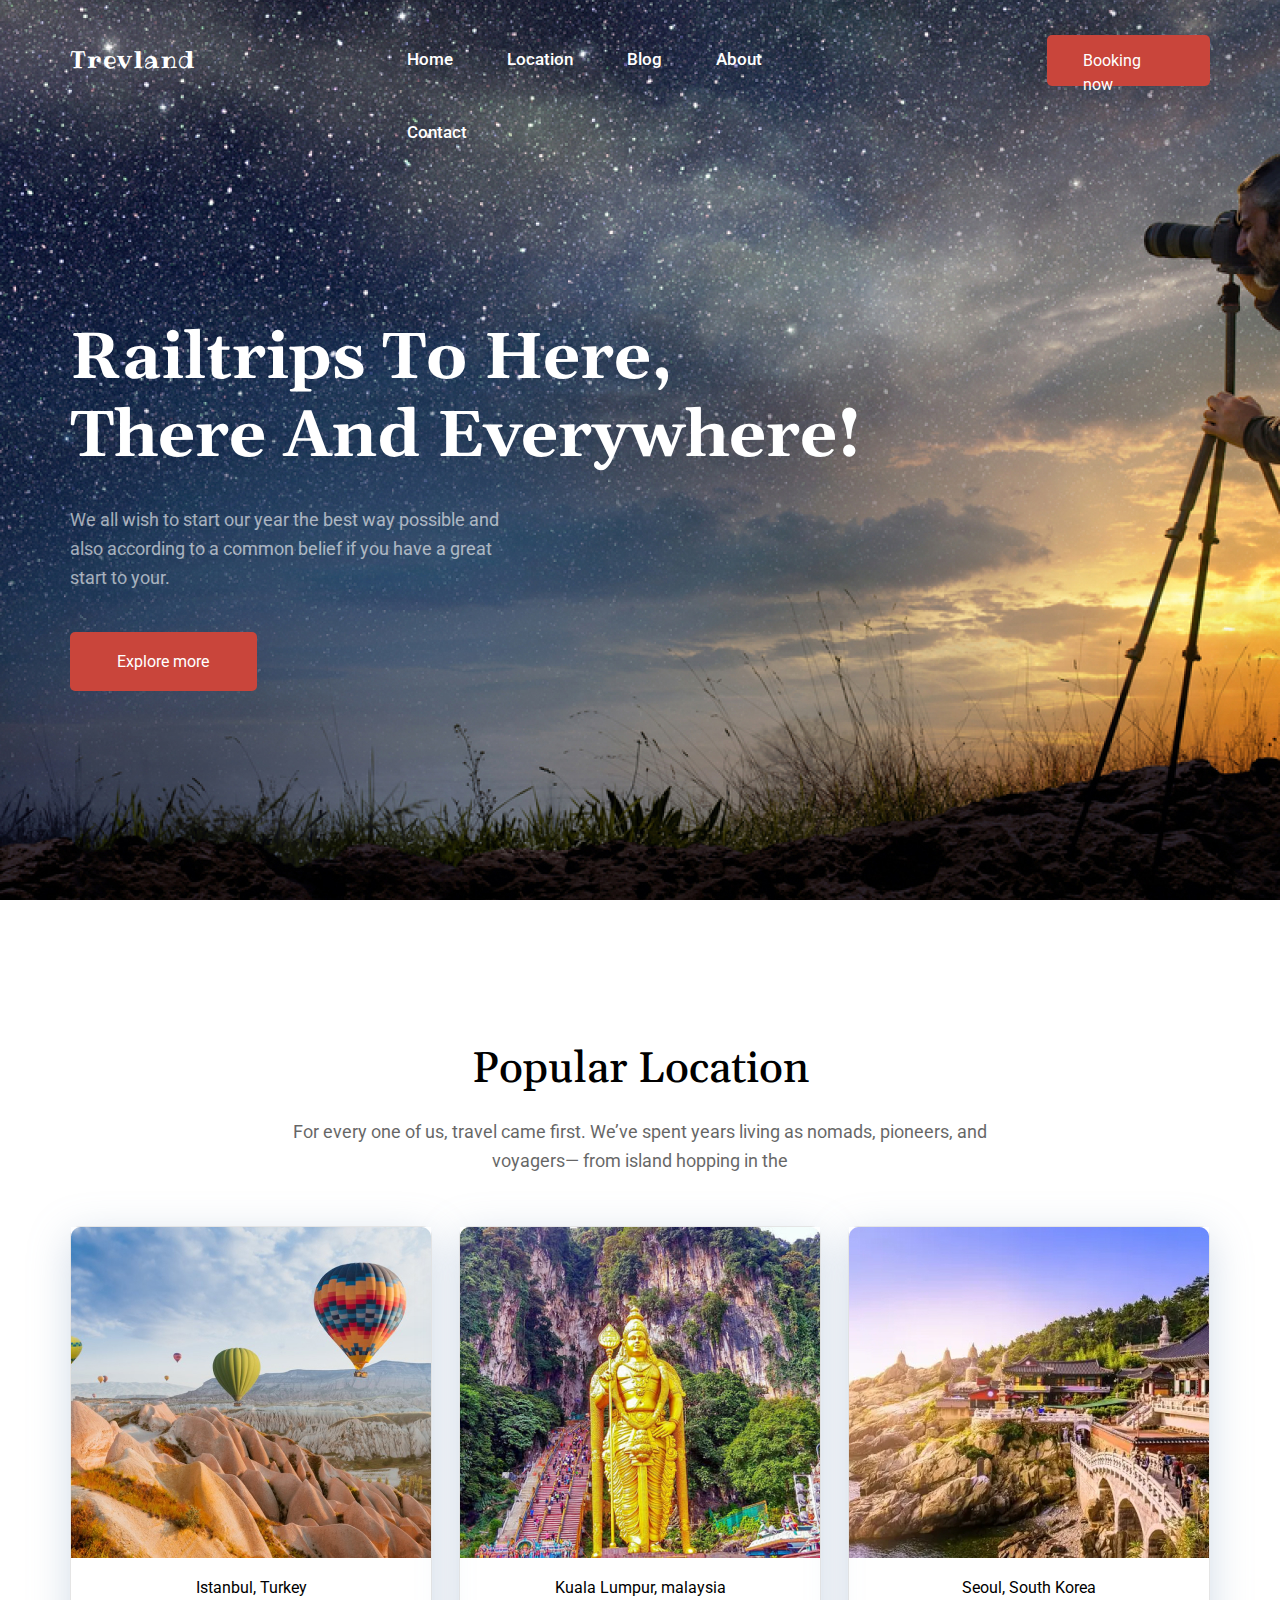
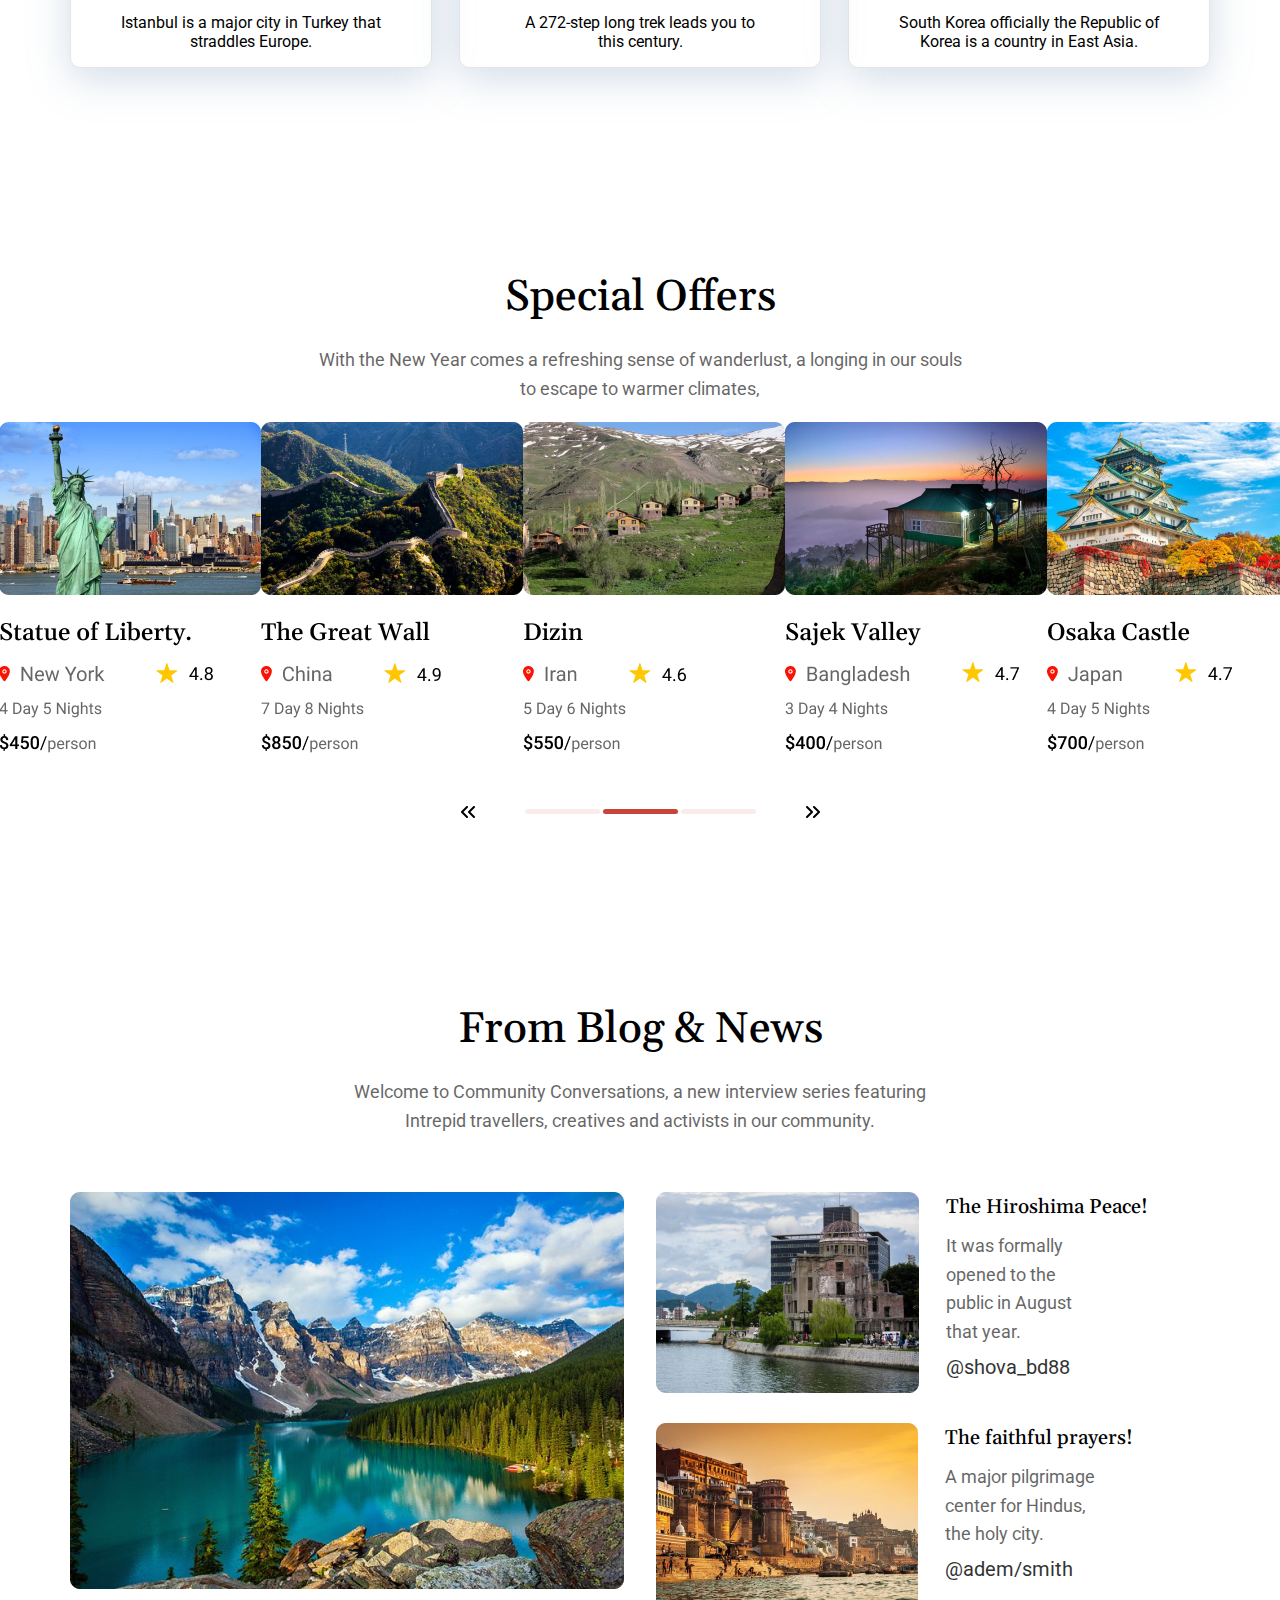
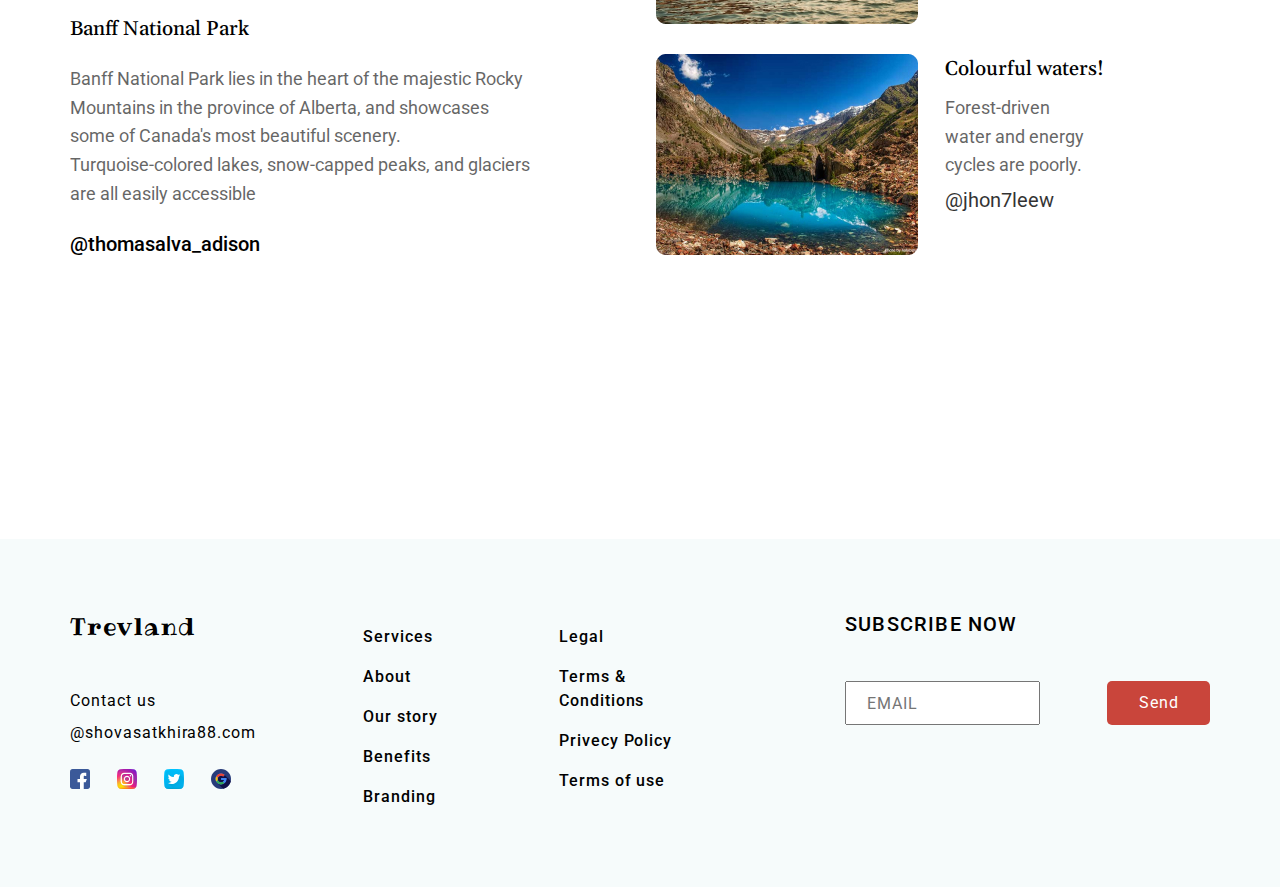
<file: Trevland/index.html>
<!DOCTYPE html>
<html>
<head>
	<meta charset="utf-8">
	<link rel="stylesheet" href="style/style.css">
	<link rel="preconnect" href="https://fonts.googleapis.com">
	<link rel="preconnect" href="https://fonts.gstatic.com" crossorigin>
	<link href="https://fonts.googleapis.com/css2?family=Gelasio:wght@500;700&family=Ribeye&family=Roboto:wght@400;500&display=swap" rel="stylesheet">
	<title>Travland - travel website</title>
</head>
<body>

	<div class="intro">
		<div class="container">
		</div>
	</div>

	<header class='header'>
		<div class="container">
			<div class="header_inner">

				<div class="header_logo">
					<h1 class="intro_logo">Trevland</h1>
				</div>

				<nav class="nav">
					<a href="#">Home</a>
					<a href="#">Location</a>
					<a href="#">Blog</a>
					<a href="#">About</a>
					<a href="#">Contact</a>
				</nav>

				<div class="ramka_right">
					<a href="#" class="ramka_link">
						<div class="ramka_text">
							Booking now
						</div>
					</a>
				</div>
			</div>

			<div class="header_text">
				<div class="container">

					<p class="header_text_one">
						Railtrips To Here,<br>There And Everywhere!
					</p>

					<p class="header_text_two">
						We all wish to start our year the best way possible and<br>also according to a common belief if you have a great<br>start to your.
					</p>

					<div class="header_text_ramka">
						<a href="#about" class="header_text_ramka_link">
							<div class="header_text_ramka_text">
								Explore more
							</div>
						</a>
					</div>

				</div>
			</div>

		</div>
	</header>
	<script type="text/javascript">
		const anchors = document.querySelectorAll('a[href*="#"]')

		for (let anchor of anchors) {
		  anchor.addEventListener('click', function (e) {
		    e.preventDefault()

		    const blockID = anchor.getAttribute('href').substr(1)

		    document.getElementById(blockID).scrollIntoView({
		      behavior: 'smooth',
		      block: 'start'
		    })
		  })
		}
	</script>

	<div class="main_first" id="about">
		<div class="container">

			<div class="main_text">
				<p class="main_title">Popular Location</p>
				<p class="main_subtitle">For every one of us, travel came first. We’ve spent years living as nomads, pioneers, and<br>voyagers— from island hopping in the</p>
			</div>

			<div class="main_first_cards">

				<div class="card">
					<img src="img/main/cards/first_card.jpg">
					<p class="card_title">Istanbul, Turkey</p>
					<p class="card_subtitle">Istanbul is a major city in Turkey that<br>straddles Europe.</p>
				</div>

				<div class="card">
					<img src="img/main/cards/second_card.jpg">
					<p class="card_title">Kuala Lumpur, malaysia</p>
					<p class="card_subtitle">A 272-step long trek leads you to<br>this century.</p>
				</div>

				<div class="card">
					<img src="img/main/cards/third_card.jpg">
					<p class="card_title">Seoul, South Korea</p>
					<p class="card_subtitle">South Korea officially the Republic of<br>Korea is a country in East Asia.</p>
				</div>
			</div>

		</div>
	</div>

	<div class="main_second">

		<div class="main_text">
			<p class="main_title">Special Offers</p>
			<p class="main_subtitle">With the New Year comes a refreshing sense of wanderlust, a longing in our souls<br>to escape to warmer climates, </p>
		</div>

		<div class="main_second_cards">
			<img src="img/main/offer_cards/offer_one.png">
			<img src="img/main/offer_cards/offer_two.png">
			<img src="img/main/offer_cards/offer_three.png">
			<img src="img/main/offer_cards/offer_four.png">
			<img src="img/main/offer_cards/offer_five.png">
		</div>

		<div class="navigation_cards">
			<img src="img/main/offer_icons/left.svg">
			<img src="img/main/offer_icons/center.svg" class='center_nav'>
			<img src="img/main/offer_icons/right.svg">
		</div>
	</div>

	<div class="main_third">
		<div class="container">

			<div class="main_text">
				<p class="main_title">From Blog & News</p>
				<p class="main_subtitle">Welcome to Community Conversations, a new interview series featuring<br>Intrepid travellers, creatives and activists in our community.</p>
			</div>


			<div class="part_news">
				
				<div class="left_part">
					<img src="img/main/news/one.jpg">
					<p class='news_title'>Banff National Park</p>
					<p class="news_subtitle">Banff National Park lies in the heart of the majestic Rocky<br>Mountains in the province of Alberta, and showcases<br>some of Canada's most beautiful scenery.<br>Turquoise-colored lakes, snow-capped peaks, and glaciers<br>are all easily accessible</p>
					<p class="news_inst">@thomasalva_adison</p>
				</div>


				<div class="right_part">

					<div class="card_news">
						<img src="img/main/news/two.jpg" align="left" class='news_img'>
						<p class='news_card_title'>The Hiroshima Peace!</p> 
						<p class="news_card_subtitle">It was formally opened to the public in August that year.</p>
						<p class="news_card_inst">@shova_bd88</p>
					</div>

					<div class="card_news">
						<img src="img/main/news/three.jpg" align="left" class='news_img'>
						<p class='news_card_title'>The faithful prayers!</p> 
						<p class="news_card_subtitle">A major pilgrimage center for Hindus, the holy city.</p>
						<p class="news_card_inst">@adem/smith</p>
					</div>

					<div class="card_news">
						<img src="img/main/news/four.jpg" align="left" class='news_img'>
						<p class='news_card_title'>Colourful waters!</p> 
						<p class="news_card_subtitle">Forest-driven water and energy cycles are poorly.</p>
						<p class="news_card_inst">@jhon7leew</p>
					</div>

				</div>

			</div>

		</div>
	</div>

	<div class="footer">
		<div class="container">
			<div class="storage">

				<div class="contact">
					<h1>Trevland</h1>
					<p>Contact us</p>
					<p class='aboba'>@shovasatkhira88.com</p>

					<div class="contact_social">
						<a href="#"class='social_link'><img src="img/footer/social/facebook.svg"></a>
						<a href="#"class='social_link'><img src="img/footer/social/instagram.svg"></a>
						<a href="#"class='social_link'><img src="img/footer/social/twitter.svg"></a>
						<a href="#"class='social_link'><img src="img/footer/social/google.svg"></a>
					</div>
				</div>

				<div class="nav_footer">
					<p>Services</p>
					<p>About</p>
					<p>Our story</p>
					<p>Benefits</p>
					<p>Branding</p>
				</div>

				<div class="policy">
					<p>Legal</p>
					<p>Terms & Conditions</p>
					<p>Privecy Policy</p>
					<p>Terms of use</p>
				</div>

				<div class="subscribe">
					<h1>SUBSCRIBE NOW</h1>
					<div class="email">
						<input name="guruweba_example_email" type="email" class="pole" placeholder="EMAIL">
					</div>
				</div>

				<div class="subscribe_button">
					<p>Send</p>
				</div>

			</div>

		</div>
	</div>

</body>
</html>
</file>
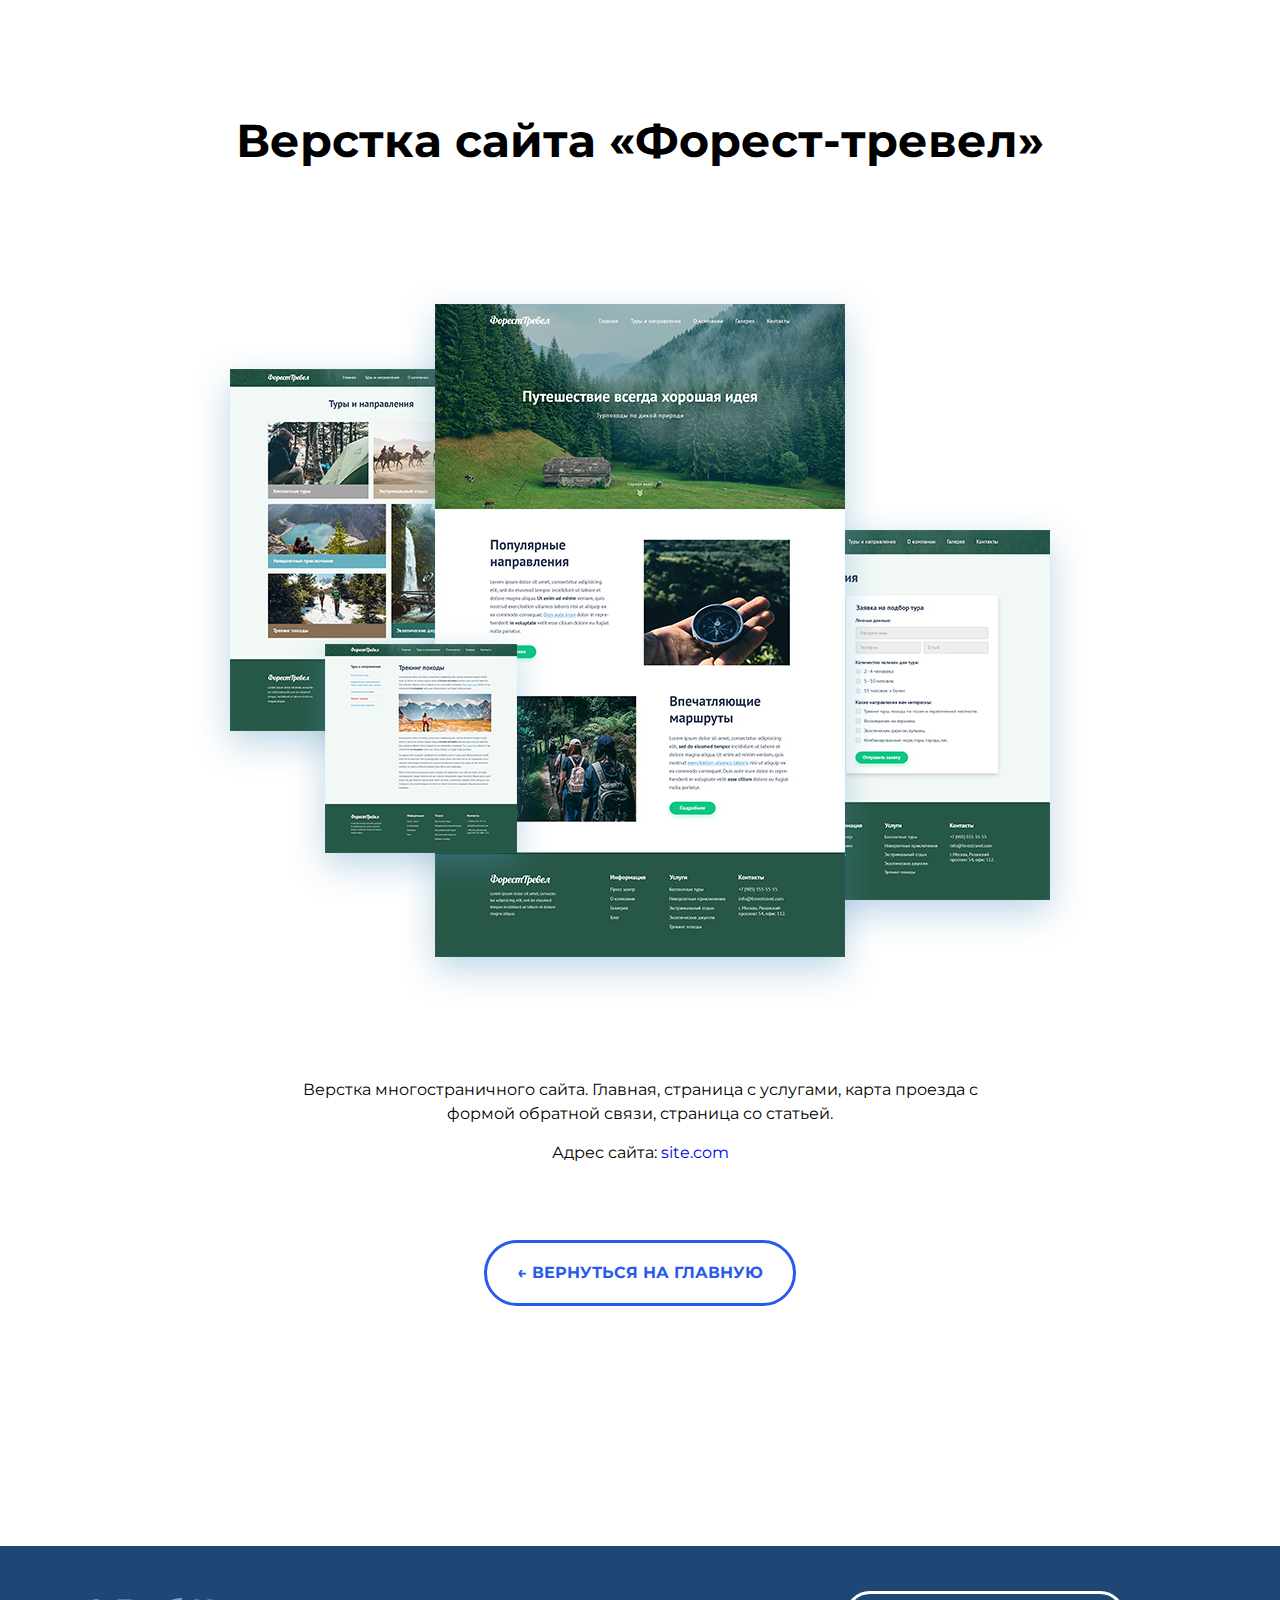
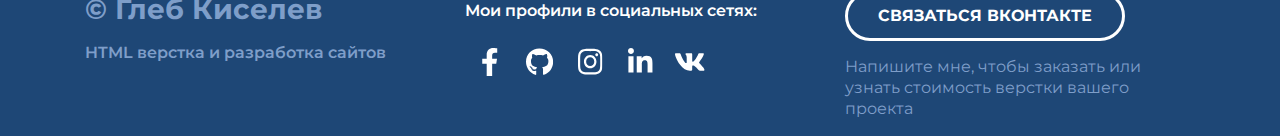
<file: MainSite/forest-travel.html>
<!DOCTYPE html>
<html>
<head>
	<meta charset="utf-8">
	<title>Проект "Форест тревел"</title>
	<link rel="stylesheet" href="style/style.css">
		<link rel="icon" href="img/favicon/favicon.ico">
	<link rel="preconnect" href="https://fonts.googleapis.com">
	<link rel="preconnect" href="https://fonts.gstatic.com" crossorigin>
	<link href="https://fonts.googleapis.com/css2?family=Montserrat:wght@400;600;700&display=swap" rel="stylesheet">
</head>
<body>
	<div class="project">
		<div class="containerr">
			<h1 class="project_header">Верстка сайта «Форест-тревел»</h1>
			<div class="project_image">
				<img src="img/projects/forest-full.png">
			</div>
			<div class="project_description">
				<p>Верстка многостраничного сайта. Главная, страница с услугами, карта проезда с формой обратной связи, страница со статьей.</p>
				<p class="project_description_p">Адрес сайта: <a href="#">site.com</a></p>
			</div>
			<div class="button_back">
				<a href="index.html" class="button_back_link">← ВЕРНУТЬСЯ НА ГЛАВНУЮ</a>
			</div>
		</div>
	</div>

	<div class="footer">
		<div class='container'>
			<div class='footer_row'>
				
				<div class="footer_copirate">
					<div class="footer_copirate_name">© Глеб Киселев</div>
						<p>HTML верстка и разработка сайтов</p>
				</div>

				<div class="footer_icons">
					<p>Мои профили в социальных сетях:</p>
					<div class='wrapper'>
						<a href="https://www.facebook.com" target="_blank">
							<div class='icon facebook'>
								<div class='tooltip'></div>
								<span><img src="img/icons/facebook.svg" class='fab fa-facebook-f'></i></span>
							</div>
						</a>
						<a href="https://github.com" target="_blank">
							<div class='icon twitter'>
								<div class='tooltip'></div>
								<span><img src="img/icons/github.svg" class='fab fa-twitter'></i></span>
						</div>
						</a>
						<a href="https://www.instagram.com" target="_blank">
							<div class='icon instagram'>
								<div class='tooltip'></div>
								<span><img src="img/icons/instagram.svg" class='fab fa-instagram'></i></span>
							</div>
						</a>
						<a href="https://linkedin.cn" target="_blank">
							<div class='icon github'>
								<div class='tooltip'></div>
								<span><img src="img/icons/linkedin.svg" class='fab fa-github'></i></span>
							</div>
						</a>
						<a href="https://vk.com" target="_blank">
							<div class='icon youtube'>
								<div class='tooltip'></div>
								<span><img src="img/icons/vk.svg" class='fab fa-youtube'></i></span>
							</div>
						</a>
					</div>
				</div>

				<div class="footer_link_vk">
					<a href="https://vk.com/kaneki_li" class="footer_button" target="_blank">Связаться Вконтакте</a>
					<p>Напишите мне, чтобы заказать или узнать стоимость верстки вашего проекта</p>
				</div>

			</div>
		</div>
	</div>
</body>
</html>
</file>
<file: Cuda/css/style.css>
*{
	box-sizing: border-box;
}

body{
	font-family: 'Titillium Web', sans-serif;
}

body,html{
	height: 100%;
	width: 100%;
	overflow-x: hidden;
}

/*__________________________________________________HEADER__________________________________________________*/

.header__container{
	max-width: 100%;
	width: 1045px;
	margin: 0 auto;
}

.header{
	background-color: rgb(135, 80, 156);
	height: 596px;
}

.header__logo{
	cursor: pointer;
}

.header__inner{
	padding-top: 58px;
	display: flex;
	justify-content: space-between;
}

.header__nav__links{
	margin: 0;
	padding: 0;
	text-decoration: none !important;

	width: 77px;
	height: 32px;

	font-size: 16px;
	font-family: "Titillium Web";
	color: rgb(255, 255, 255);
	text-transform: uppercase;

	margin-right: 43px;

	transition: all .3s ease;
	border: 6px solid transparent;
}

.header__nav__links:hover{
	background-color: #643a79;
}

.header__section-title{
	height: 219px;
	width: 925px;
	margin: 0 auto;

	display: flex;
	flex-direction: column;
	justify-content: center;
	margin-top: 145px;
	font-size: 26px;
	font-family: "Titillium Web";
	color: rgb(247, 243, 234);
	font-weight: bold;
	line-height: 1.158;
	text-align: center;
	-moz-transform: matrix( 1.63235342628836,0,0,1.63235342628836,0,0);
	-webkit-transform: matrix( 1.63235342628836,0,0,1.63235342628836,0,0);
	-ms-transform: matrix( 1.63235342628836,0,0,1.63235342628836,0,0);
}

.header__title{

}

.header__button{
	border: 0;
	background-color: #eb7d4b;

	width: 100px;
	height: 20px;

	font-size: 9px;
	font-family: "Titillium Web";
	color: rgb(255, 255, 255);
	font-weight: regular;
	text-align: center;
	-moz-transform: matrix( 1.34293269230769,0,0,1.34293269230769,0,0);
	-webkit-transform: matrix( 1.34293269230769,0,0,1.34293269230769,0,0);
	-ms-transform: matrix( 1.34293269230769,0,0,1.34293269230769,0,0);

	border-radius: 3px;
	margin-top: 54px;

	cursor: pointer;
	transition: all .3s ease;
}

.header__button:hover{
	transform: scale(1.5);
	color: #000;
}

/*__________________________________________________HEADER-END__________________________________________________*/


/*__________________________________________________MAIN-FIRST__________________________________________________*/

.main-first{
	height: 750px;
	background-color: rgb(23, 194, 164);
	display: flex;
	flex-direction: column;
}

.main__container{
	max-width: 100%;
	width: 1030px;
	margin: 0 auto;
}

.main-first__title{
  font-size: 40px;
  font-family: "Titillium Web";
  color: rgb(255, 255, 255);
  font-weight: bold;
  line-height: 0.748;
  text-align: center;

  margin-top: 120px;
}

.main-first__subtitle {
  font-size: 18px;
  font-family: "Titillium Web";
  color: rgb(255, 255, 255);
  line-height: 1.444;
  text-align: center;
}

.main-first__cards-services{
	display: flex;
	justify-content: space-between;
	margin-top: 80px;
}

.main-first__card{
	width: 205px;
	height: 320px;
}

.card__icon-svg{
	width: 127px;
	height: 130px;
	margin-left: 45px;
	margin-bottom: 60px;
}

.card__title{
  font-size: 24px;
  font-family: "Titillium Web";
  color: rgb(255, 255, 255);
  font-weight: bold;
  text-transform: uppercase;
  line-height: 0.75;
  text-align: center;
}

.card__subtitle{
  font-size: 16px;
  font-family: "Titillium Web";
  color: rgb(255, 255, 255);
  line-height: 1.5;
  text-align: center;
}

/*__________________________________________________MAIN-FIRST-END__________________________________________________*/


/*__________________________________________________MAIN-SECOND__________________________________________________*/

.main-second{
	height: 915px;
	background-color: #e7f1f8;
	display: flex;
	flex-direction: column;
}

.main-second__title{
  font-size: 40px;
  font-family: "Titillium Web";
  color: rgb(60, 71, 97);
  font-weight: bold;
  line-height: 0.748;
  -moz-transform: matrix( 1,0,0,1.03213475092582,0,0);
  -webkit-transform: matrix( 1,0,0,1.03213475092582,0,0);
  -ms-transform: matrix( 1,0,0,1.03213475092582,0,0);
  text-align: center;
  margin-top: 120px;
}

.main-second__subtitle {
  font-size: 18px;
  font-family: "Titillium Web";
  color: rgb(60, 71, 97);
  line-height: 1.444;
  -moz-transform: matrix( 1,0,0,1.03213475092582,0,0);
  -webkit-transform: matrix( 1,0,0,1.03213475092582,0,0);
  -ms-transform: matrix( 1,0,0,1.03213475092582,0,0);
  text-align: center;
}

.main-second__card{
	height: 500px;
	width: 200px;
}

.main-second__cards-people{
	display: flex;
	justify-content: space-between;
	margin-top: 80px;
}

.main-second__card-title{
  font-size: 24px;
  font-family: "Titillium Web";
  color: rgb(39, 40, 61);
  font-weight: bold;
  text-transform: uppercase;
  line-height: 0.75;
  text-align: center;
}

.main-second__card-subtitle {
  font-size: 16px;
  font-family: "Titillium Web";
  color: rgb(48, 186, 231);
  line-height: 1.125;
  text-align: center;
}

.main-second__card-description {
  font-size: 16px;
  font-family: "Titillium Web";
  color: rgb(60, 71, 97);
  line-height: 1.5;
  text-align: center;
}

.main-second__cards-social-svg{
	margin-top: 30px;
	text-align: center;
}

.card-social-icon-link{
	margin-right: 10px;
	cursor: pointer;
}

.card-social-icon-link:nth-last-child(1){
	margin-right: 0;
}

/*__________________________________________________MAIN-SECOND-END__________________________________________________*/


/*__________________________________________________MAIN-THREE__________________________________________________*/

.main-three{
	height: 655px;
	background-color: #fff;
}

.main-three__title{
	margin-top: 120px;
  font-size: 40px;
  font-family: "Titillium Web";
  color: rgb(60, 71, 97);
  font-weight: bold;
  line-height: 0.748;
  text-align: center;
}

.main-three__subtitle {
  font-size: 18px;
  font-family: "Titillium Web";
  color: rgb(60, 71, 97);
  line-height: 1.444;
  text-align: center;
}

.main-three__diagrams{
	margin-top: 85px;
	display: flex;
	justify-content: space-between;
	text-align: center;
}

.diagramma-svg__img{
	width: 160px;
	height: 160px;
	margin-bottom: 33px;
}

.diagramm__title{
  font-size: 24px;
  font-family: "Titillium Web";
  color: rgb(60, 71, 97);
  font-weight: bold;
  text-transform: uppercase;
  line-height: 0.75;
  text-align: center;
}

/*__________________________________________________MAIN-THREE-END__________________________________________________*/


/*__________________________________________________MAIN-FOUR__________________________________________________*/

/*.pizza-cards__buttons{
	transition: all .3s ease;
	cursor: pointer;
}

.pizza-cards__buttons:hover{
	color: #fff;
	background-color: black;

}

.pizza-cards__buttons:active{
	color: #fff;
	background-color: black;

}

.pizza-cards__buttons:focus{
	color: #fff;
	background-color: black;
}
*/

.main-four{
	height: 1423px;
	background-color: #ffdd99;
	display: flex;
	flex-direction: column;
}

.main-four__container{
	max-width: 100%;
	width: 1100px;
	margin: 0 auto;
}

.main-four__title{
	margin-top: 120px;
  font-size: 40px;
  font-family: "Titillium Web";
  color: rgb(57, 57, 57);
  font-weight: bold;
  line-height: 0.748;
  text-align: center;
}

.main-four__subtitle{
  font-size: 18px;
  font-family: "Titillium Web";
  color: rgb(57, 57, 57);
  line-height: 1.444;
  text-align: center;
  margin-bottom: 45px;
}

.main-four__buttons-options{
	text-align: center;
}

.button-select{
	border: 0;
	cursor: pointer;
	width: 84px;
	height: 38px;
	border-radius: 10px;
	transition: all .3s ease;
	margin-right: 10px;
}

.button-select:nth-last-child(1){
	margin-right: 0;
}

.button-select:hover{
	color: #fff;
	background-color: black;
}

.button-select:active{
	color: #fff;
	background-color: black;
}

.button-select:focus{
	color: #fff;
	background-color: black;
}

.main-four__cards{
	display: grid;
	grid-template-rows: 1fr 1fr;
  grid-template-columns: 1fr 1fr;
  grid-gap: 2vw;
  margin-top: 65px;
}

.main-four__card-title{
	margin-bottom: 65px;
	text-align: center;

  font-size: 18px;
  font-family: "Titillium Web";
  color: rgb(57, 57, 57);
  text-transform: uppercase;
  line-height: 1.083;
}
.button-load-more{
	border: 0;
	width: 295px;
	height: 65px;
	color: #fff;
  border-radius: 4px;
  background-color: #17c2a4;
  margin-left: 404px;
  cursor: pointer;
  transition: all .3s ease;
  box-shadow: 0 5px 0 #14a58c;
}

.button-load-more:hover{
	color: #000;
	box-shadow: 0 14px 28px rgba(0,0,0,0.25), 0 10px 10px rgba(0,0,0,0.22);
	transform: scale(1.1);
}


/*__________________________________________________MAIN-FOUR-END__________________________________________________*/


/*__________________________________________________MAIN-FIVE__________________________________________________*/

.main-five{
	height: 900px;
	background-color: #d74680;
	display: flex;
	flex-direction: column;
}

.main-five__container{
	max-width: 100%;
	width: 1105px;
	margin: 0 auto;
}

.main-five__title{
	font-size: 40px;
  font-family: "Titillium Web";
  color: rgb(255, 255, 255);
  font-weight: bold;
  line-height: 0.748;
  text-align: center;
  margin-top: 120px;
}

.main-five__subtitle{
  font-size: 18px;
  font-family: "Titillium Web";
  color: rgb(255, 255, 255);
  line-height: 1.444;
  text-align: center;
}

.main-five__cards{
	display: grid;
	grid-template-rows: 1fr 1fr;
  grid-template-columns: 1fr 1fr;
  
  margin-top: 85px;
}

.main-five__img{
	margin-right: 50px;
}

.card__select{
	width: 480px;
	height: 172px;
	margin-bottom: 125px;
}

.main-five__card__title-subtitle{
	padding-left: 145px;
	padding-top: 33px;
}

.main-five__card-description{
  font-size: 17.5px;
  font-family: "Titillium Web";
  color: rgb(255, 255, 255);
  font-style: italic;
  line-height: 1.486;
}

.main-five__card-title{
  font-size: 24px;
  font-family: "Titillium Web";
  color: rgb(255, 255, 255);
  font-weight: bold;
  text-transform: uppercase;
}

.main-five__card-subtitle{
  font-size: 18px;
  font-family: "Titillium Web";
  color: rgb(255, 221, 153);
}

/*__________________________________________________MAIN-FIVE-END__________________________________________________*/


/*__________________________________________________MAIN-SIX__________________________________________________*/

::-webkit-input-placeholder {
	color:#fff;
  font-size: 18px;
  font-family: "Titillium Web";
  color: rgb(255, 255, 255);
  line-height: 1;
}

}
::-moz-placeholder{
	color:#fff;
  font-size: 18px;
  font-family: "Titillium Web";
  color: rgb(255, 255, 255);
  line-height: 1;
}
:-moz-placeholder{
	color:#fff;
  font-size: 18px;
  font-family: "Titillium Web";
  color: rgb(255, 255, 255);
  line-height: 1;
}
:-ms-input-placeholder{
	color:#fff;
  font-size: 18px;
  font-family: "Titillium Web";
  color: rgb(255, 255, 255);
  line-height: 1;
}


.main-six{
	height: 820px;
	background-color: #3c5499;
	display: flex;
	flex-direction: column;
}

.main-six__container{
	max-width: 100%;
	width: 865px;
	margin: 0 auto;
}

.main-six__title{
  font-size: 40px;
  color: rgb(255, 255, 255);
  font-weight: bold;
  line-height: 0.748;
  text-align: center;
  margin-top: 120px;
}

.main-six__subtitle{
  font-size: 18px;
  color: rgb(255, 255, 255);
  line-height: 1.444;
  text-align: center;
}

.main-six__input-name{
	background: #273a71;
	border: 0;
	width: 415px;
	height: 56px;
	color: #fff;
	border-radius: 10px;
	padding-left: 25px;
	text-align: ;
	resize: none;
}

.main-six__input-email{
	background: #273a71;
	border: 0;
	width: 415px;
	height: 56px;
	color: #fff;
	border-radius: 10px;
	padding-left: 25px;
}

.main-six__input-name-email{
	display: flex;
	justify-content: space-between;
	margin-top: 82px;
}

.main-six__textarea{
	background: #273a71;
	border: 0;
	width: 865px;
	height: 200px;
	color: #fff;
	border-radius: 10px;
	margin-top: 30px;
	padding-top: 25px;
	padding-left: 25px;
}

.button-send-message{
	border: 0;
	width: 293px;
	height: 65px;
	color: #fff;
  border-radius: 4px;
  background-color: #30bae7;
  cursor: pointer;
  transition: all .3s ease;
  box-shadow: 0 5px 0 #14a58c;

  font-family: "Titillium Web";
  color: rgb(255, 255, 255);
  font-weight: bold;

  margin-left: 284px;
  margin-top: 59px;
}

.button-send-message:hover{
	color: #000;
	box-shadow: 0 14px 28px rgba(0,0,0,0.25), 0 10px 10px rgba(0,0,0,0.22);
	transform: scale(1.1);
}

/*__________________________________________________MAIN-SIX-END__________________________________________________*/


/*__________________________________________________MAIN-FOOTER__________________________________________________*/

.footer{
	height: 78px;
	background-color: #344b8e;
}

.footer__container{
	max-width: 100%;
	width: 942px;
	margin: 0 auto;
}

.footer__links{
	display: flex;
	justify-content: space-between;
	padding-top: 28px;
}

.footer__link-action{
	text-decoration: none !important;

  font-size: 24px;
  font-family: "Titillium Web";
  color: rgb(255, 255, 255);
  line-height: 1.246;
  transition: all .3s ease;

}

.footer__link-action:hover{
	color: #30bae7;
}

/*__________________________________________________MAIN-FOOTER-END__________________________________________________*/
</file>
<file: PizzaTime/css/style.css>
*{
	box-sizing: border-box;
}

/*
	font-family: 'Montserrat', sans-serif;
	font-family: 'Roboto', sans-serif;
*/

.container{
	max-width: 100%;
	width: 1160px;
	margin: 0 auto;
}

html{
	scroll-behavior: smooth;
}

/*________________________________________NAV-SECTION________________________________________*/

.header__inner{
	width: 100%;
	height: 70px;
	background-color: #0b1419;
	display: flex;
}

.header__img__logo{
	display: flex;
	margin-top: 24px;
}

.header__bar{
	display: flex;
	justify-content: space-between;
}

.header__nav{
	margin-top: 24px;
}

.nav__ul{
	margin: 0;
	padding: 0;
	display: flex;
	margin-left: 447px;
	width: 50%;
	list-style-type: none;
}

.nav__li{
	margin-right: 50px;
}

.nav__links{
	font-family: 'Montserrat', sans-serif;
	font-weight: 900;
	font-size: 18px;
	color: #fff;
	text-decoration: none;
	transition: all .3s ease;
}

.nav__links:hover{
	color: #2b2b2b;
}

.header__telephone{
	border: 0;
	background-color: #1d2225;
	border-radius: 21px;
	width: 200px;
	height: 42px;
	margin-top: 15px;
	cursor: pointer;
	transition: all .3s ease;

	font-size: 16px;
	font-family: "Montserrat";
	text-decoration: none;
	color: #fff;
}

.header__telephone:hover{
	color: #2b2b2b;
}


/*________________________________________NAV-SECTION-END________________________________________*/



/*________________________________________SECTION-TOP________________________________________*/

.section-top{
	height: 100vh;
	background: #0d1418 url(../img/section-top/bg.jpg) no-repeat center;
	background-size: cover;
	color: #fff;
	display: flex;
	justify-content: center;
	align-items: center;
	text-align: center;
	position: relative;
}


.section-top::before{
	content: "";
	position: absolute;
	top: 0;
	left: 0;
	background: rgba(0, 0, 0, 0.5);
	width: 100%;
	height: 100%;
}

.section-top__container{
	position: relative;
	width: 495px;
	height: 292px;
}

.section-top__subtitle{
	margin: 0;
	padding: 0;
  	font-size: 24px;
  	font-family: "Montserrat";
  	color: rgb(252, 255, 0);
}

.section-top__title{
	margin: 0;
	padding: 0;
	margin-top: 33px;
	margin-bottom: 54px;
	font-size: 55px;
  	font-family: "Montserrat";
  	color: rgb(255, 255, 255);
}

.section-top__button{
	border-radius: 28px;
	width: 240px;
	height: 58px;
	background-color: #ff5441;
	display: inline-block;

  	font-size: 18px;
  	font-family: "Montserrat";
  	color: rgb(255, 255, 255);
  	cursor: pointer;
  	border: 0;
  	letter-spacing: .02em;
  	text-align: center;
  	box-shadow: 0px 0px 38px 0px rgba(212, 66, 50, 0.8);
  	transition: all 500ms ease;
}

.section-top__button:hover{
	color: #000;
	transform: scale(1.1);
	box-shadow: 0px 0px 50px 0px rgba(213, 74, 50, 0.5);
}

/*________________________________________SECTION-TOP-END________________________________________*/


/*________________________________________MAIN-MENU________________________________________*/


.main-menu{
	margin-bottom: 116px;
}

.main-menu__title__buttons{
	margin: 0;
	padding: 0;
	text-align: center;
	margin-top: 130px;
}

.main-menu__title{
  	font-size: 48px;
  	font-family: "Montserrat";
  	color: rgb(255, 166, 80);
  	line-height: 1.2;
}

.main-menu__buttons{
	margin: 0;
	padding: 0;
}

.main-menu__btn{
	border: 0;
	border-radius: 23px;
	width: 150px;
	height: 46px;

  	font-size: 18px;
  	font-family: "Montserrat";
  	line-height: 1.2;
  	cursor: pointer;
  	transition: all .3s ease;

}

.main-menu__btn:hover{
	color: #fff;
	background-color: black;

}

.main-menu__btn:active{
	color: #fff;
	background-color: black;

}

.main-menu__btn:focus{
	color: #fff;
	background-color: black;
}


.main-menu__pizza-cards__container{
	max-width: 100%;
	width: 1230px;
	margin: 0 auto;
	display: grid;
	grid-template-rows: 1fr 1fr 1fr;
  	grid-template-columns: 1fr 1fr 1fr;
  	grid-gap: 2vw;
  	margin-top: 100px;
}

.first_card, .second_card, .third_card, .four_card, .five_card, .six_card, .seven_card, .eight_card, .nine_card{
	width: 402px;
	margin: 0;
	padding: 0;
	height: 486px;

	text-align: left;
	align-items: center;
}

.first_card, .second_card, .third_card{
	margin-bottom: 97px;
}

.pizza-cards__title{
  	font-size: 22px;
  	font-family: "Montserrat";
  	color: rgb(31, 31, 31);
 	line-height: 1.2;
}

.pizza-cards__subtitle{
  	font-size: 16px;
  	font-family: "Roboto";
  	color: rgb(159, 159, 159);
  	line-height: 1.375;
  	margin-bottom: 30px;
}

.pizza-cards__buttons{
	border: 0;
	width: 120px;
	height: 41px;
	border-radius: 21px;

  	font-size: 16px;
  	font-family: "Montserrat";
  	color: #000;
  	line-height: 1.2;
}

.pizza-cards__price{
  	font-size: 22px;
  	font-family: "Montserrat";
  	color: rgb(31, 31, 31);
  	line-height: 1.2;
}

.pizza-cards__button-order{
  	font-size: 16px;
  	font-family: "Montserrat";
  	color: rgb(255, 255, 255);
  	line-height: 1.2;
  	margin-left: 92px;

  	border: 0;
  	border-radius: 24px;
  	height: 50px;
 	width: 201px;
  	background-color: #ffa650;
  	cursor: pointer;
  	box-shadow: 0px 0px 38px 0px rgba(212, 66, 50, 0.8);
  	transition: all 500ms ease;
}

.pizza-cards__button-order:hover{
	color: black;
	transform: scale(1.1);
	box-shadow: 0px 0px 50px 0px rgba(213, 74, 50, 0.5);
}

.pizza-cards__buttons{
	transition: all .3s ease;
	cursor: pointer;
}

.pizza-cards__buttons:hover{
	color: #fff;
	background-color: black;

}

.pizza-cards__buttons:active{
	color: #fff;
	background-color: black;

}

.pizza-cards__buttons:focus{
	color: #fff;
	background-color: black;
}



/*________________________________________MAIN-MENU-END________________________________________*/



/*________________________________________SECTION-ABOUT-US________________________________________*/

.section__about-us{
	width: 100%;
	height: 390px;
	display: flex;
	margin: 0;
	padding: 0;
}

.about-us__container{
	width: 646px;
	height: 161px;
	margin: 0 auto;
	display: flex;
	flex-direction: column;
	text-align: left;
}

.about-us__right-part{
  	background-image: -moz-linear-gradient( 90deg, rgb(43,43,43) 0%, rgb(31,31,31) 100%);
  	background-image: -webkit-linear-gradient( 90deg, rgb(43,43,43) 0%, rgb(31,31,31) 100%);
  	background-image: -ms-linear-gradient( 90deg, rgb(43,43,43) 0%, rgb(31,31,31) 100%);
  	width: 50%;
  	text-align: left;
  	display: flex;
 	flex-direction: column;
  	justify-content: center;
}

.about-us__right-part__title{
  	font-size: 48px;
  	font-family: "Montserrat";
  	color: rgb(255, 255, 255);
  	margin-bottom: 0;

}

.about-us__right-part__subtitle{
  	font-size: 18px;
  	font-family: "Roboto";
  	color: rgb(255, 255, 255);
}

/*________________________________________SECTION-ABOUT-US-END________________________________________*/




/*________________________________________SECTION__CONTACTS_______________________________________*/

.contacts__information{
	display: flex;
}

.contacts__title{
  	font-size: 48px;
  	font-family: "Montserrat";
  	color: rgb(31, 31, 31);
  	line-height: 1.2;
  	text-align: center;
  	margin-top: 121px;
}

.contacts__container{
	max-width: 100%;
	width: 1147px;	
	margin: 0 auto;
}

.icons__svg{
	width: 35px;
	height: 35px;
	margin-right: 7px;
}

.contact__title{
  	font-size: 3px;
  	font-family: "Montserrat";
  	color: rgb(31, 31, 31);
  	line-height: 1.2;
}

.adress__title, .telephone__title, .social__title{
  	font-size: 18px;
  	font-family: "Montserrat";
  	color: rgb(31, 31, 31);
  	line-height: 1.2;
}

.adress__subtitle, .telephone__subtitle{
  	font-size: 18px;
  	font-family: "Roboto";
  	color: rgb(31, 31, 31);
  	line-height: 1.2;
}

.contacts__phone-adress-social{
	margin-left: 32px;
	text-align: left;
	display: flex;
	justify-content: center;
	flex-direction: column;
}

/*________________________________________SECTION__CONTACTS-END_______________________________________*/


/*________________________________________FOOTER_______________________________________*/

.footer{
	margin-top: 127px;
	width: 100%;
	height: 80px;
  	background-image: -moz-linear-gradient( 90deg, rgb(43,43,43) 0%, rgb(31,31,31) 100%);
  	background-image: -webkit-linear-gradient( 90deg, rgb(43,43,43) 0%, rgb(31,31,31) 100%);
  	background-image: -ms-linear-gradient( 90deg, rgb(43,43,43) 0%, rgb(31,31,31) 100%);
}

.footer__title{
	text-align: center;
  	font-size: 18px;
  	font-family: "Montserrat";
  	color: rgba(255, 255, 255, 0.302);
  	padding-top: 30px;
  	padding-bottom: 30px;
}

/*________________________________________FOOTER-END_______________________________________*/
</file>
<file: Trevland/style/style.css>
body{
	font-family: 'Gelasio', serif;
	font-family: 'Ribeye', cursive;
	font-family: 'Roboto', sans-serif;
	margin: 0;
	padding: 0;
}

*,
*:before,
*:after {
	box-sizing: border-box;
}

h1,h2,h3,h4,h5,h6{
	margin: 0;
}

.container{
	width: 100%;
	max-width: 1140px;
	margin: 0 auto;
}

.none{
	display: none !important;
}

/* ___HEADER___ */


.intro{
	width: 100%;
	height: 100vh;
	background-image: url(../img/header/header-page.jpg);
	background-size: cover;
}

.intro_logo{
	padding-top: 42px;
	padding-right: 211px;
	font-family: Ribeye;
	font-style: normal;
	font-weight: normal;
	font-size: 24px;
	line-height: 1.5;
	letter-spacing: 0.06em;
	color: #FFFFFF;
}


.header{
	width: 100%;
	position: absolute;
	top: 0;
	left: 0;
	right: 0;
	z-index: 1000;
}

.header_inner{
	display: flex;
	justify-content: space-between;
}


.nav a{
	padding: 0;
	margin: 0;
	padding-top: 47px;
	display: inline-block;
	vertical-align: top;
	margin-right: 50px;
	text-decoration: none;
	font-family: Roboto;
	font-style: normal;
	font-weight: 500;
	font-size: 17px;
	line-height: 1.5;
	color: #FFFFFF;
	transition: color .2s linear;
}

.nav a:nth-last-child(1){
	margin-right: 0;
}

.nav a:hover{
	color: #111;
}

.ramka_right{
	margin-top: 35px;
	margin-left: 172px;
	width: 163px;
	height: 51px;
	background: #C9453B;
	border-radius: 5px;
	
}

.ramka_text{
	padding-top: 14px;
	padding-bottom: 13px;
	padding-left: 36px;
	padding-right: 35px;
	font-family: Roboto;
	font-style: normal;
	font-weight: normal;
	font-size: 16px;
	line-height: 1.5;
	color: #FFFFFF;
	transition: color .2s linear;
}

.ramka_text:hover{
	color: #111;
}

.ramka_link{
	text-decoration: none;
}

.header_text_one{
	padding: 0;
	margin: 0;
	margin-top: 175px;
	font-family: Gelasio;
	font-style: normal;
	font-weight: bold;
	font-size: 65px;
	line-height: 1.2;
	color: #FFFFFF;
}

.header_text_two{
	margin: 0;
	margin-top: 30px;
	font-family: Roboto;
	font-style: normal;
	font-weight: normal;
	font-size: 18px;
	line-height: 1.6;
	color: #FFFFFF;
	opacity: 0.6;
}

.header_text_ramka{
	margin: 0;
	padding: 0;
	margin-top: 40px;
	width: 187px;
	height: 59px;
	background: #C9453B;
	border-radius: 5px;
}

.header_text_ramka_text{
	margin: 0;
	padding: 0;
	padding-top: 18px;
	padding-bottom: 17px;
	padding-left: 47px;
	padding-right: 46px;
	font-family: Roboto;
	font-style: normal;
	font-weight: normal;
	font-size: 16px;
	line-height: 1.5;
	color: #FFFFFF;
	transition: color .2s linear;
}

.header_text_ramka_text:hover{
	color: #111;
}

.header_text_ramka_link{
	text-decoration: none;
}



/* ___MAIN_FIRST___ */

.main_first{
	width: 100%;
	height: 828px;
	text-align: center;
	margin: 0 auto;
	margin-top: 140px;
}

.main_title{
	margin: 0;
	font-family: Gelasio;
	font-style: normal;
	font-weight: 500;
	font-size: 43px;
	line-height: 1.4;
	color: #000000;
}

.main_subtitle{
	font-family: Roboto;
	font-style: normal;
	font-weight: normal;
	font-size: 18px;
	line-height: 1.6;
	text-align: center;
	color: #000000;
	opacity: 0.6;
}

.main_first_cards{
	margin-top: 50px;
	display: flex;
	justify-content: space-between;
}

.card{
	border: 1px solid rgba(0, 0, 0, 0.1);
	border-radius: 10px;
	box-shadow: 0px 10px 40px rgba(126, 155, 189, 0.35);
	transition: 1s;
}

.card:hover{
	transform: scale(1.1);
}

/* ___MAIN_SECOND___ */

.main_second{
	width: 100%;
	height: 592px;
}

.main_text{
	text-align: center;
}

.main_second_cards{
	display: flex;
	justify-content: space-between;
}

.navigation_cards{
	margin-top: 50px;
	display: flex;
	text-align: center;
	align-items: center;
	justify-content: center;
}

.center_nav{
	margin-left: 50px;
	margin-right: 50px;
}

/* ___MAIN_THIRD___ */


.main_third{
	width: 100%;
	height: 1139px;
	margin-top: 140px;
}

.news_title{
	font-family: Gelasio;
	font-style: normal;
	font-weight: 500;
	font-size: 20px;
	line-height: 1.6;
	color: #000000;
	white-space: nowrap;
}

.news_subtitle{
	font-family: Roboto;
	font-style: normal;
	font-weight: normal;
	font-size: 18px;
	line-height: 1.6;
	color: #000000;
	opacity: 0.6;
}

.news_inst{
	font-family: Roboto;
	font-style: normal;
	font-weight: 500;
	font-size: 20px;
	line-height: 1.5;
	color: #000000;
	white-space: nowrap;
}

.part_news{
	margin-top: 56px;
	display: flex;
	
}

.right_part{
	display: flex;
  	flex-direction: column;
  	margin-left: 32px;
}

.news_img{
	margin-right: 27px;

}

.news_card_title{
	margin: 0;
	font-family: Gelasio;
	font-style: normal;
	font-weight: 500;
	font-size: 20px;
	line-height: 1.5;
	color: #000000;
	margin-bottom: 10px;
	
}

.news_card_subtitle{
	margin: 0;
	font-family: Roboto;
	font-style: normal;
	font-weight: normal;
	font-size: 18px;
	line-height: 1.6;
	color: #000000;
	opacity: 0.6;
	margin-bottom: 5px;
}

.news_card_inst{
	margin: 0;
	font-family: Roboto;
	font-style: normal;
	font-weight: normal;
	font-size: 20px;
	line-height: 1.5;
	color: #000000;
	opacity: 0.8;
}

.card_news{
	margin: 0;
	margin-bottom: 30px;
}

.card_news p:nth-last-child(3){
	white-space: nowrap;
}


/* ___FOOTER___ */

.footer{
	width: 100%;
	height: 348px;
	background: rgba(38, 148, 153, 0.04);
}

.storage{
	padding-top: 70px;
	display: flex;
}

.contact{
	margin-right: 107px;
}

.contact h1{
	font-family: Ribeye;
	font-style: normal;
	font-weight: normal;
	font-size: 24px;
	line-height: 1.5;
	letter-spacing: 0.06em;
	color: #000000;
	margin: 0;
	margin-bottom: 40px;
}

.contact p{
	margin: 0;
	font-family: Roboto;
	font-style: normal;
	font-weight: normal;
	font-size: 16px;
	line-height: 2;
	letter-spacing: 0.06em;
	color: #000000;
}

.aboba{
	padding-bottom: 20px;
}

.contact_social{
	width: 161px;
	display: flex;
}

.contact_social a:nth-last-child(1){
	margin: 0;
}

.social_link{
	margin-right: 27px;
}

.nav_footer{
	margin-right: 121px;
}

.nav_footer p{
	font-family: Roboto;
	font-style: normal;
	font-weight: 500;
	font-size: 16px;
	line-height: 1.5;
	letter-spacing: 0.06em;
	color: #000000;
	white-space: nowrap;

}

.policy{
	margin-right: 133px;
}

.policy p{
	font-family: Roboto;
	font-style: normal;
	font-weight: 500;
	font-size: 16px;
	line-height: 1.5;
	letter-spacing: 0.06em;
	color: #000000;
}

.subscribe{
	margin-right: 67px;
}

.subscribe h1{
	margin: 0;
	margin-bottom: 42px;
	font-family: Roboto;
	font-style: normal;
	font-weight: 500;
	font-size: 20px;
	line-height: 150%;
	letter-spacing: 0.06em;
	color: #000000;
}

.pole{
	height: 44px;
	width: 195px;
	font-family: Roboto;
	font-style: normal;
	font-weight: normal;
	font-size: 16px;
	line-height: 150%;
	letter-spacing: 0.06em;
	color: #000000;
	padding-left: 20px;
	padding-top: 10px;
	padding-bottom: 10px;
}

.subscribe_button{
	margin-top: 72px;
	width: 103px;
	height: 44px;
	background: #C9453B;
	border-radius: 5px;
}

.subscribe_button p{
	font-family: Roboto;
	font-style: normal;
	font-weight: normal;
	font-size: 16px;
	line-height: 150%;
	letter-spacing: 0.06em;
	color: #FFFFFF;
	margin: 0;
	padding: 0;
	padding: 10px 32px;
}
</file>
<file: MainSite/style/style.css>
*{
	box-sizing: border-box;
}


body{
	margin: 0;
	font-family: 'Montserrat', sans-serif;
}

.container{
	max-width: 1110px;
	margin-left: auto;
	margin-right: auto;
}

.none{
	display: none !important;
}


/* РАЗДЕЛ ГЛАВНАЯ */

.header{
	height: 100vh;
	max-width: 100%;
	/*Определяем модель flex-box для блока .header*/
	display: flex;
	flex-direction: column;/*Выстраиваем flex-элементы в колонку, основная ось - Y*/
	justify-content: center;/*Выравнивание по основной оси*/
	align-items: center;/*Выравнивание по поперечной оси*/
	background-image: url("./../img/header/header-bg.jpg");
	background-size: cover;
	background-position: center;
	position: relative;
}


.header_title{
	margin: 0;/*убрать отступы*/
	margin-bottom: 25px;/*отступ вниз 25пикс*/
	font-weight: bold;
	font-size: 56px;
	line-height: 130%;
	text-align: center;
	color: #fff;
	transition: 1s;
}

.header_title:hover{
	transform: scale(1.2);
}

.header_subtitle{
	margin: 0;/*убрать отступы*/
	font-weight: bold;
	font-size: 16px;
	line-height: 150%;
	text-align: center; /*расположить текст по центру*/
	letter-spacing: 0.2em; /*Расстояние между буквами*/
	text-transform: uppercase; /*Что бы было заглавными*/
	color: #FFFFFF;
	transition: 1s;
}

.header_subtitle:hover{
	transform: scale(1.2);
}

.header_chevron{
	width: 48px;
	height: 48px;
	position: absolute;
	bottom: 30px;
	left: 50%;
	transform: translate(-50%, 0);
	transition: 1s;
}

/* КОНЕЦ РАЗДЕЛА ГЛАВНОЕ */

/* РАЗДЕЛ ПОРТФОЛИО */

.portfolio{
	padding-top: 80px;
	padding-bottom: 115px;
}

.section_header{
	transition: 1s;
	margin: 0;
	margin-bottom: 70px;
	font-weight: bold;
	font-size: 46px;
	line-height: 130%;
	text-align: center;
	color: #000000;
}


.portfolio_cards_wrapper{
	display: flex;
	flex-wrap: wrap;
	justify-content: space-between;
	margin-bottom: 50px;
}

.portfolio_cards_wrapper:nth-last-child(1){
	margin: 0;
	margin-top: 50px;
}

.card_link{
	text-decoration: none;
}

.card{
	margin-bottom: 30px;
	padding: 20px;
	background-color: white;
	max-width: 540px;
	box-shadow: 0px 10px 40px rgba(126, 155, 189, 0.35);
	transition: all 1000ms ease;
	transition: 1s;
}

.card:hover{
	transform: scale(1.1);
}




.card:last-child, .card:nth-last-child(2){
	margin-bottom: 0;
}

.card_image{
	margin-bottom: 20px;
}

.card_title{
	margin: 0;
	margin-bottom: 13px;
	font-weight: 600;
	font-size: 24px;
	line-height: 130%;
	color: #000000;

}

.card p{
	margin: 0;
	font-size: 16px;
	line-height: 130%;
	color: #000000;
}

/* КОНЕЦ РАЗДЕЛА ПОРТФОЛИО */


/* ПОДВАЛ */

.footer{
	max-height: 190px;
	background: #1E4776;
	padding-top: 45px;
	padding-bottom: 129px;
	color: white;
}

.footer_row{
	display: flex;
	flex-direction: row;
	justify-content: space-between;
}

.footer_copirate{
	color: #7E9EC9;
	line-height: 1.3;
	max-width: 350px;
	flex-grow: 1;
}

.footer_copirate p{
	margin: 0;
	font-weight: 600;
	font-size: 16px;
}

.footer_copirate_name{
	font-weight: bold;
	font-size: 28px;
	margin-bottom: 15px;
}


.footer_icons{
	max-width: 350px;
	flex-grow: 1;
	text-decoration:none;
}

.footer_icons p{
	margin-top: 10px;
	font-weight: 600;
	font-size: 16px;
	line-height: 1.3;
}

.wrapper{
	display: flex;
	color: #ffffff !important;
}

.wrapper .icon{
	position: relative;
	border-radius: 50%;
	justify-content: space-between;
	width: 50px;
	height: 50px;
	font-size: 13px;
	display: flex;
	justify-content: center;
	align-items: center;
	flex-direction: column;
	cursor: pointer;
}

.wrapper .icon i{
	text-decoration: none;
	color: #fff !important;
	transition: .4s linear;
}

.wraper .tooltip{
	text-decoration: none;
	position: absolute;
	top: 0;
	font-size: 13px;
	background-color: #111;
	color: #ffffff !important;
	padding: 0;
	border-radius: 5px;
	box-shadow: 0 10px 10px rgba(0, 0, 0, 0.1);
	opacity: 0;
	pointer-events: none;
	transition: all .3s cubic-bezier(0.68, -0.55, 0.265, 1.55);
}

.wrapper .icon::before,
.wrapper .icon::after{
	content: '';
	position: absolute;
	box-sizing: border-box;
	width: 100%;
	height: 100%;
	left: 0;
	top: 0;
	transition: .4s linear;
}

.wrapper .icon:hover .tooltip{
	top: -45px;
	opacity: 1;
	visibility: visible;
	pointer-events: auto;
}

.wrapper .icon:hover span,
.wrapper .icon:hover .tooltip{
	text-shadow: 0px -1px 0px rgba(0, 0, 0, 0.1);
	transform: scale(.8);
	transition: .4s linear;
}

.wrapper .icon:hover::before{
	border-radius: 50%;
	border-left: 4px solid;
	border-right: 4px solid;
	transform: skewX(20deg);
	color: #ffffff !important;
}

.wrapper .icon:hover::after{
	border-radius: 50%;
	border-top: 4px solid;
	border-bottom: 4px solid;
	transform: skewY(-20deg);
	color: #ffffff !important;
}


.footer_link_vk{
	max-width: 350px;
	flex-grow: 1;
}

.footer_button{
	display: inline-block;
	border: 3px solid #FFFFFF;
	border-radius: 50px;
	height: 50px;
	color: white;
	padding-left: 30px;
	padding-right: 30px;
	line-height: 44px;

	font-weight: bold;
	font-size: 16px;
	text-transform: uppercase;
	color: #FFFFFF;
	text-decoration: none;
	transition: all 500ms ease;
}

.footer_button:hover{
	background: rgba(0,0,0,0);
	color: #3a7999;
	box-shadow: inset 0 0 0 3px #3a7999;
}

.footer_link_vk p{
	margin: 16px 0;
	font-size: 16px;
	line-height: 1.3;
	color: #7E9EC9;
}

.project{
	padding: 80px 0 120px 0;
}

.containerr{
	display: flex;
	flex-direction: column;/*Выстраиваем flex-элементы в колонку, основная ось - Y*/
	justify-content: center;/*Выравнивание по основной оси*/
	align-items: center;/*Выравнивание по поперечной оси*/
}

.project_image{
	margin: 69px;
	transition: 1s;
}

.project_image:hover{
	transform: scale(1.1);
}

.project_header{
	font-style: bold;
	font-size: 46px;
	line-height: 1.3;
	text-align: center;
	color: #000000;
	margin-bottom: 40px;
}

.project_description{
	margin: 0;
	font-size: 16px;
	line-height: 1.5;
	color: #000000;
	max-width: 730px;
	max-height: 280px;
	text-align: center;
}

.project_description p{
	margin: 0;
	margin-bottom: 15px;
}

.project_description_p{
	margin:0;
	font-size: 16px;
	line-height: 1.5;
	text-align: center;
	color: #000000;
}

.project_description_p a{
	text-decoration: none;
}




.button_back{
	text-align: center;
	margin-top: 60px;
	margin-bottom: 120px;
	flex-grow: 1;
}

.button_back_link{
	display: inline-block;
	border: 3px solid #275BEC;
	box-sizing: border-box;
	border-radius: 50px;

	padding: 0;
	padding-top: 20px;
	padding-bottom: 20px;
	padding-left: 30px;
	padding-right: 30px;


	font-weight: bold;
	font-size: 16px;
	line-height: 1.3;
	text-transform: uppercase;
	color: #275BEC;
	text-decoration: none;
	transition: all 500ms ease;
}

.button_back_link:hover{
	background: rgba(0,0,0,0);
	color: #3a7999;
	box-shadow: inset 0 0 0 3px #3a7999;
}
</file>
